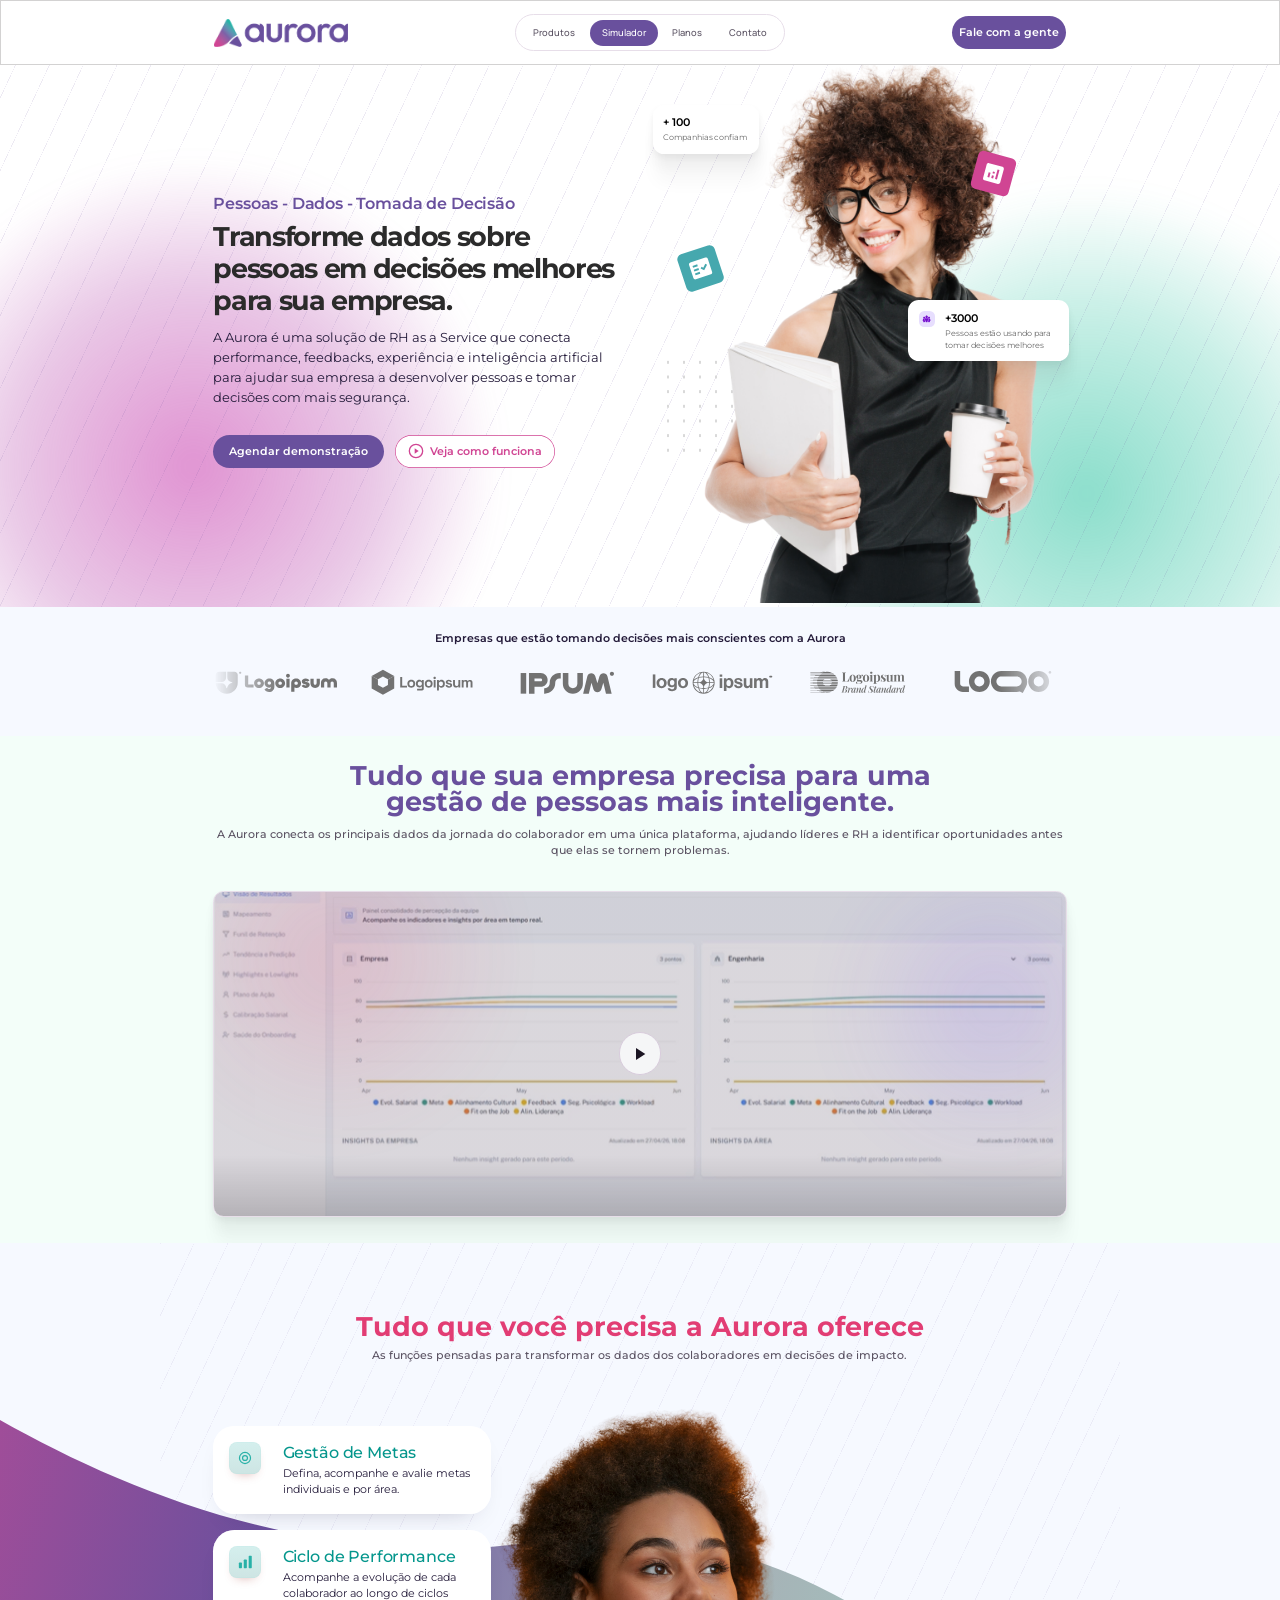
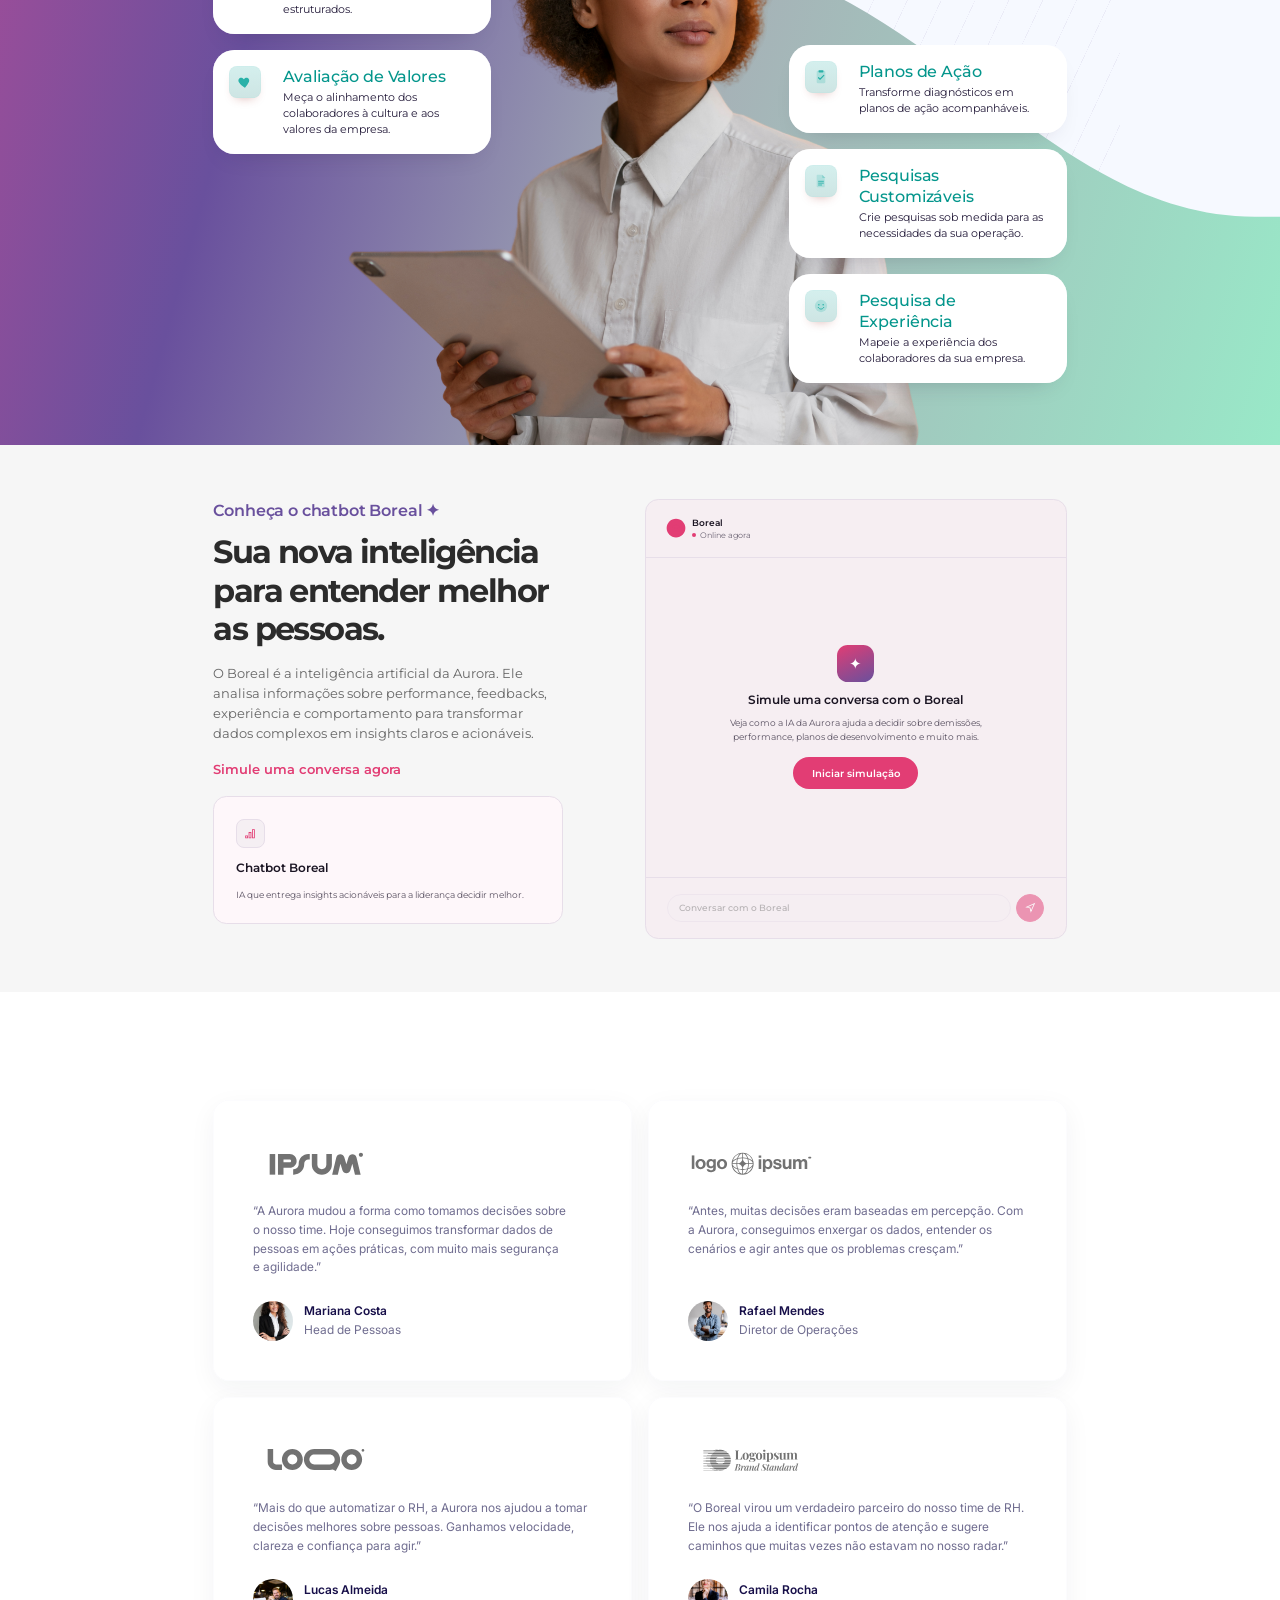
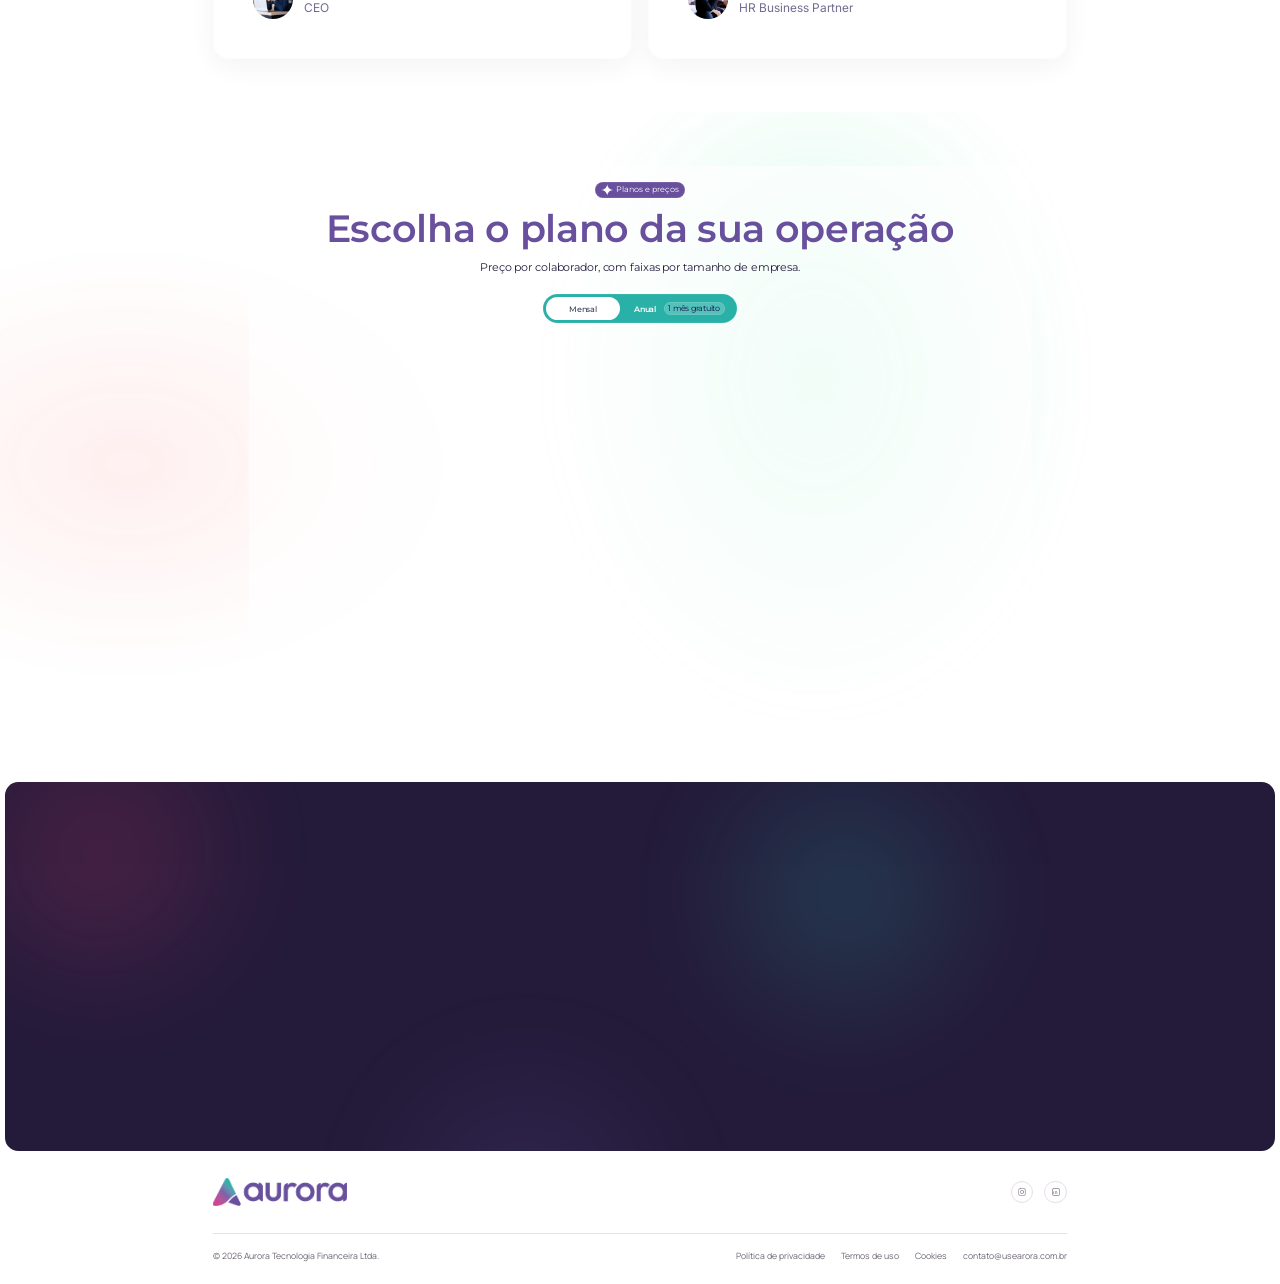
<file: index.html>
<!doctype html>
<html lang="pt-BR">
  <head>
    <meta charset="utf-8" />
    <meta name="viewport" content="width=device-width, initial-scale=1" />
    <title>Aurora — RH as a Service</title>
    <link rel="preconnect" href="https://fonts.googleapis.com" />
    <link
      rel="preconnect"
      href="https://fonts.gstatic.com"
      crossorigin="anonymous"
    />
    <link
      href="https://fonts.googleapis.com/css2?family=Montserrat:wght@400;500;600;700&family=Manrope:wght@400;500;700&family=Inter:wght@400;600&display=swap"
      rel="stylesheet"
    />
    <link
      rel="shortcut icon"
      href="assets/Aurora - Símbolo colorido.png"
      type="image/x-icon"
    />
    <link rel="stylesheet" href="style.css" />
  </head>

  <body>
    <a class="skip-link" href="#main-content"
      >Pular para o conteúdo principal</a
    >

    <div class="page" data-r="root" id="root">
      <header class="header" data-r="hdr">
        <div class="header-bar">
          <a
            class="header-logo"
            data-r="hdr-logo"
            href="#top"
            data-nav
            aria-label="Aurora — voltar ao início"
          ></a>
          <button
            type="button"
            class="header-menu-toggle"
            id="header-menu-toggle"
            aria-expanded="false"
            aria-controls="header-nav-panel"
            aria-label="Abrir menu"
          >
            <span class="header-menu-bar"></span>
            <span class="header-menu-bar"></span>
            <span class="header-menu-bar"></span>
          </button>
        </div>
        <nav
          class="header-nav"
          data-r="hdr-nav"
          id="header-nav-panel"
          aria-label="Menu principal"
        >
          <a href="#produtos" data-nav class="nav-link nav-link-text"
            >Produtos</a
          >
          <a href="#boreal" data-nav class="nav-link nav-link-text"
            >Simulador</a
          >
          <a href="#planos" data-nav class="nav-link nav-link-text">Planos</a>
          <a href="#contato" data-nav class="nav-link nav-link-text">Contato</a>
        </nav>
        <a
          data-r="hdr-cta"
          href="#contato"
          data-nav
          class="btn-cta-hdr header-cta"
          >Fale com a gente</a
        >
      </header>

      <main id="main-content" tabindex="-1">
        <section class="hero" data-r="hero" id="top">
          <div class="hero-band" data-r="band">
            <div class="hero-decor" data-r="deco" aria-hidden="true">
              <div class="hero-decor-glow-magenta"></div>
              <div class="hero-decor-glow-teal"></div>
              <div class="hero-decor-lines"></div>
            </div>

            <div class="hero-copy" data-r="hero-copy">
              <div class="hero-copy-stack">
                <div class="hero-heading-group" data-reveal>
                  <span class="eyebrow-text" data-r="wrap"
                    >Pessoas - Dados - Tomada de Decisão</span
                  >
                  <h1 class="hero-title" data-r="h1">
                    Transforme dados sobre pessoas em decisões melhores para sua
                    empresa.
                  </h1>
                </div>
                <p class="hero-desc reveal-delay-1" data-reveal data-r="fw">
                  A Aurora é uma solução de RH as a Service que conecta
                  performance, feedbacks, experiência e inteligência artificial
                  para ajudar sua empresa a desenvolver pessoas e tomar decisões
                  com mais segurança.
                </p>
              </div>
              <div class="hero-cta-row reveal-delay-2" data-reveal>
                <a
                  href="#contato"
                  data-nav
                  class="btn-cta-hero hero-cta-primary"
                  >Agendar demonstração</a
                >
                <a
                  href="#demo"
                  data-nav
                  class="btn-outline-pink hero-cta-secondary"
                >
                  <svg
                    class="no-shrink"
                    aria-hidden="true"
                    focusable="false"
                    width="24"
                    height="24"
                    viewBox="0 0 24 24"
                    fill="none"
                    stroke="rgb(208,69,147)"
                    stroke-width="2"
                    stroke-linecap="round"
                    stroke-linejoin="round"
                  >
                    <circle cx="12" cy="12" r="10"></circle>
                    <polygon
                      points="10 8 16 12 10 16 10 8"
                      fill="rgb(208,69,147)"
                      stroke="none"
                    ></polygon>
                  </svg>
                  Veja como funciona
                </a>
              </div>
            </div>

            <div class="hero-art reveal-delay-3" data-reveal data-r="hero-art">
              <div class="hero-art-dots-a"></div>
              <div class="hero-art-dots-b"></div>
              <div class="hero-art-photo"></div>
              <div class="hero-art-card-companies">
                <div class="col-start">
                  <span class="stat-number">+ 100</span>
                  <span class="stat-label">Companhias confiam</span>
                </div>
              </div>
              <div class="hero-art-chip-teal">
                <span
                  data-icon="ic-fact-check"
                  data-icon-color="rgb(255,255,255)"
                ></span>
              </div>
              <div class="hero-art-chip-pink">
                <span
                  data-icon="ic-analytics"
                  data-icon-color="rgb(255,255,255)"
                ></span>
              </div>
              <div class="hero-art-card-people">
                <div class="icon-box-purple">
                  <span
                    data-icon="ic-people"
                    data-icon-color="rgb(116,12,206)"
                  ></span>
                </div>
                <div class="col-start">
                  <span class="stat-number">+3000</span>
                  <span class="stat-caption"
                    >Pessoas estão usando para tomar decisões melhores</span
                  >
                </div>
              </div>
            </div>
          </div>
        </section>

        <section class="logos" data-r="logos">
          <span class="logos-label" data-r="wrap"
            >Empresas que estão tomando decisões mais conscientes com a
            Aurora</span
          >
          <div class="logos-mask">
            <div class="logos-track">
              <div class="logos-item">
                <span
                  data-icon="logo5"
                  data-icon-color="rgb(114,114,114)"
                ></span>
              </div>
              <div class="logos-item">
                <span
                  data-icon="logo6"
                  data-icon-color="rgb(114,114,114)"
                ></span>
              </div>
              <div class="logos-item">
                <span
                  data-icon="logo4"
                  data-icon-color="rgb(114,114,114)"
                ></span>
              </div>
              <div class="logos-item">
                <span
                  data-icon="logo3"
                  data-icon-color="rgb(114,114,114)"
                ></span>
              </div>
              <div class="logos-item">
                <span
                  data-icon="logo2"
                  data-icon-color="rgb(114,114,114)"
                ></span>
              </div>
              <div class="logos-item">
                <span
                  data-icon="logo1"
                  data-icon-color="rgb(114,114,114)"
                ></span>
              </div>
              <div class="logos-item">
                <span
                  data-icon="logo5"
                  data-icon-color="rgb(114,114,114)"
                ></span>
              </div>
              <div class="logos-item">
                <span
                  data-icon="logo6"
                  data-icon-color="rgb(114,114,114)"
                ></span>
              </div>
              <div class="logos-item">
                <span
                  data-icon="logo4"
                  data-icon-color="rgb(114,114,114)"
                ></span>
              </div>
              <div class="logos-item">
                <span
                  data-icon="logo3"
                  data-icon-color="rgb(114,114,114)"
                ></span>
              </div>
              <div class="logos-item">
                <span
                  data-icon="logo2"
                  data-icon-color="rgb(114,114,114)"
                ></span>
              </div>
              <div class="logos-item">
                <span
                  data-icon="logo1"
                  data-icon-color="rgb(114,114,114)"
                ></span>
              </div>
            </div>
          </div>
        </section>

        <section class="demo" data-r="demo" id="demo">
          <div class="demo-head" data-reveal>
            <h2 class="demo-title" data-r="h2">
              Tudo que sua empresa precisa para uma gestão de pessoas mais
              inteligente.
            </h2>
            <p class="demo-desc">
              A Aurora conecta os principais dados da jornada do colaborador em
              uma única plataforma, ajudando líderes e RH a identificar
              oportunidades antes que elas se tornem problemas.
            </p>
          </div>
          <div
            class="demo-frame-box reveal-delay-1"
            data-reveal
            data-r="demo-frame"
          >
            <div class="demo-frame-glow">
              <div class="demo-glow-pink"></div>
              <div class="demo-glow-purple"></div>
            </div>
            <button
              type="button"
              class="play-btn js-open-video demo-play-btn"
              aria-label="Assistir demonstração de 2 minutos"
            >
              <svg
                class="play-icon-offset"
                aria-hidden="true"
                focusable="false"
                width="14"
                height="18"
                viewBox="0 0 10.083 12.833"
                fill="rgb(27,21,35)"
              >
                <path d="M 0 0 L 0 12.833 L 10.083 6.417 L 0 0 Z"></path>
              </svg>
            </button>
          </div>
        </section>

        <section class="features" data-r="feat" id="produtos">
          <div class="features-band" data-r="band">
            <div
              class="features-decor-lines"
              data-r="deco"
              aria-hidden="true"
            ></div>
            <div class="features-head" data-r="feat-head" data-reveal>
              <h2 class="features-title" data-r="h2">
                Tudo que você precisa a Aurora oferece
              </h2>
              <p class="features-desc" data-r="wrap">
                As funções pensadas para transformar os dados dos colaboradores
                em decisões de impacto.
              </p>
            </div>
            <svg
              class="features-decor-blob"
              data-r="deco"
              aria-hidden="true"
              width="1604"
              height="1054"
              viewBox="0 0 1604 1054"
            >
              <defs>
                <linearGradient id="auroraBlob" x1="0" y1="0" x2="1" y2="0.18">
                  <stop offset="-0.0226" stop-color="rgb(200,75,150)"></stop>
                  <stop offset="0.2912" stop-color="rgb(105,80,157)"></stop>
                  <stop offset="0.5581" stop-color="rgb(166,178,183)"></stop>
                  <stop offset="0.9392" stop-color="rgb(152,236,201)"></stop>
                </linearGradient>
              </defs>
              <path
                fill="url(#auroraBlob)"
                d="M 24.38 0 C 24.38 0 322.34 261.629 655.16 215.081 C 987.98 168.533 1090.595 463.075 1311.436 463.075 C 1532.276 463.075 1506.479 469.258 1506.479 469.258 L 1604 934.566 C 1604 934.566 1567.948 941.113 1289.842 1034.724 C 1011.736 1128.335 689.17 850.573 448.485 850.573 C 207.8 850.573 0 1012.031 0 1012.031 L 24.38 0 Z"
              ></path>
            </svg>
            <div
              class="features-decor-photo"
              data-r="deco"
              aria-hidden="true"
            ></div>

            <div
              class="features-col-left"
              data-r="feat-col"
              data-reveal-stagger
            >
              <div class="feat-card feature-card" data-reveal>
                <div class="feature-card-icon-wrap">
                  <span
                    data-icon="ic-target"
                    data-icon-color="rgb(41,177,168)"
                  ></span>
                </div>
                <div class="feature-card-text">
                  <span class="feature-card-title">Gestão de Metas</span>
                  <span class="feature-card-body"
                    >Defina, acompanhe e avalie metas individuais e por
                    área.</span
                  >
                </div>
              </div>
              <div class="feat-card feature-card" data-reveal>
                <div class="feature-card-icon-wrap">
                  <span
                    data-icon="ic-bar-chart"
                    data-icon-color="rgb(41,177,168)"
                  ></span>
                </div>
                <div class="feature-card-text">
                  <span class="feature-card-title">Ciclo de Performance</span>
                  <span class="feature-card-body"
                    >Acompanhe a evolução de cada colaborador ao longo de ciclos
                    estruturados.</span
                  >
                </div>
              </div>
              <div class="feat-card feature-card" data-reveal>
                <div class="feature-card-icon-wrap">
                  <span
                    data-icon="ic-heart"
                    data-icon-color="rgb(41,177,168)"
                  ></span>
                </div>
                <div class="feature-card-text">
                  <span class="feature-card-title">Avaliação de Valores</span>
                  <span class="feature-card-body"
                    >Meça o alinhamento dos colaboradores à cultura e aos
                    valores da empresa.</span
                  >
                </div>
              </div>
            </div>

            <div
              class="features-col-right"
              data-r="feat-col"
              data-reveal-stagger
            >
              <div class="feat-card feature-card" data-reveal>
                <div class="feature-card-icon-wrap">
                  <span
                    data-icon="ic-clipboard-check"
                    data-icon-color="rgb(41,177,168)"
                  ></span>
                </div>
                <div class="feature-card-text">
                  <span class="feature-card-title">Planos de Ação</span>
                  <span class="feature-card-body"
                    >Transforme diagnósticos em planos de ação
                    acompanháveis.</span
                  >
                </div>
              </div>
              <div class="feat-card feature-card" data-reveal>
                <div class="feature-card-icon-wrap">
                  <span
                    data-icon="ic-survey"
                    data-icon-color="rgb(41,177,168)"
                  ></span>
                </div>
                <div class="feature-card-text">
                  <span class="feature-card-title"
                    >Pesquisas Customizáveis</span
                  >
                  <span class="feature-card-body"
                    >Crie pesquisas sob medida para as necessidades da sua
                    operação.</span
                  >
                </div>
              </div>
              <div class="feat-card feature-card" data-reveal>
                <div class="feature-card-icon-wrap">
                  <span
                    data-icon="ic-smiley"
                    data-icon-color="rgb(41,177,168)"
                  ></span>
                </div>
                <div class="feature-card-text">
                  <span class="feature-card-title"
                    >Pesquisa de Experiência</span
                  >
                  <span class="feature-card-body"
                    >Mapeie a experiência dos colaboradores da sua
                    empresa.</span
                  >
                </div>
              </div>
            </div>
          </div>
        </section>

        <section class="boreal" data-r="boreal" id="boreal">
          <div class="boreal-col" data-r="col-fw">
            <div class="boreal-text-stack" data-reveal>
              <div class="hero-copy-stack">
                <span class="eyebrow-text" data-r="wrap"
                  >Conheça o chatbot Boreal ✦</span
                >
                <h2 class="boreal-title" data-r="h2">
                  Sua nova inteligência para entender melhor as pessoas.
                </h2>
              </div>
              <p class="boreal-desc" data-r="fw">
                O Boreal é a inteligência artificial da Aurora. Ele analisa
                informações sobre performance, feedbacks, experiência e
                comportamento para transformar dados complexos em insights
                claros e acionáveis.
              </p>
              <span class="boreal-cta-label">Simule uma conversa agora</span>
            </div>
            <article class="boreal-mini-card reveal-delay-1" data-reveal>
              <div class="boreal-mini-card-icon">
                <span
                  data-icon="ic-spark"
                  data-icon-color="rgb(226,61,116)"
                ></span>
              </div>
              <span class="boreal-mini-card-title">Chatbot Boreal</span>
              <span class="boreal-mini-card-desc"
                >IA que entrega insights acionáveis para a liderança decidir
                melhor.</span
              >
            </article>
          </div>

          <div class="chat-widget reveal-delay-2" data-reveal data-r="chat">
            <div class="chat-header">
              <span
                data-icon="icon-robot"
                data-icon-color="rgb(226,61,116)"
                data-icon-fills="rgb(226,61,116),rgb(255,255,255)"
              ></span>
              <div class="col-start">
                <span class="chat-header-name">Boreal</span>
                <div class="chat-header-status">
                  <span class="chat-status-dot"></span>
                  <span class="chat-status-text">Online agora</span>
                </div>
              </div>
            </div>

            <div
              class="chat-messages"
              id="chat-body"
              role="log"
              aria-live="polite"
              aria-relevant="additions"
              aria-label="Conversa com o assistente Boreal"
            >
              <div class="chat-start-overlay" id="chat-start-overlay">
                <div class="chat-start-icon">✦</div>
                <p class="chat-start-title">Simule uma conversa com o Boreal</p>
                <p class="chat-start-desc">
                  Veja como a IA da Aurora ajuda a decidir sobre demissões,
                  performance, planos de desenvolvimento e muito mais.
                </p>
                <button
                  type="button"
                  class="btn-cta-pink chat-start-btn"
                  id="chat-start-btn"
                >
                  Iniciar simulação
                </button>
              </div>
              <div
                id="typing-indicator"
                class="hidden chat-typing"
                role="status"
              >
                <span class="chat-typing-dot-1" aria-hidden="true"></span>
                <span class="chat-typing-dot-2" aria-hidden="true"></span>
                <span class="chat-typing-dot-3" aria-hidden="true"></span>
                <span class="sr-only">Boreal está digitando…</span>
              </div>
            </div>

            <form class="chat-form-bar" id="chat-form">
              <input
                type="text"
                id="chat-input"
                class="input-focus-pink chat-input-field"
                placeholder="Conversar com o Boreal"
                aria-label="Conversar com o Boreal"
              />
              <button
                type="submit"
                class="send-btn chat-send-btn"
                aria-label="Enviar mensagem"
              >
                <span
                  data-icon="ic-send"
                  data-icon-color="rgb(255,255,255)"
                ></span>
              </button>
            </form>
          </div>
        </section>

        <section class="testimonials" data-r="tst">
          <h2 class="testimonials-title" data-r="h2" data-reveal>
            Veja o que estão falando da Aurora
          </h2>
          <div class="testimonials-grid" data-r="tst-grid" data-reveal-stagger>
            <div
              data-r="tst-card"
              class="tst-card testimonial-card"
              data-reveal
            >
              <div class="boreal-text-stack">
                <span
                  data-icon="logo4"
                  data-icon-color="rgb(114,114,114)"
                ></span>
                <p class="testimonial-quote">
                  “A Aurora mudou a forma como tomamos decisões sobre o nosso
                  time. Hoje conseguimos transformar dados de pessoas em ações
                  práticas, com muito mais segurança e agilidade.”
                </p>
              </div>
              <div class="hero-cta-row">
                <div class="testimonial-avatar-1"></div>
                <div class="testimonial-person">
                  <span class="testimonial-name" data-r="wrap"
                    >Mariana Costa</span
                  >
                  <span class="testimonial-role" data-r="wrap"
                    >Head de Pessoas</span
                  >
                </div>
              </div>
            </div>
            <div
              data-r="tst-card"
              class="tst-card testimonial-card"
              data-reveal
            >
              <div class="boreal-text-stack">
                <span
                  data-icon="logo3"
                  data-icon-color="rgb(114,114,114)"
                ></span>
                <p class="testimonial-quote">
                  “Antes, muitas decisões eram baseadas em percepção. Com a
                  Aurora, conseguimos enxergar os dados, entender os cenários e
                  agir antes que os problemas cresçam.”
                </p>
              </div>
              <div class="hero-cta-row">
                <div class="testimonial-avatar-2"></div>
                <div class="testimonial-person">
                  <span class="testimonial-name" data-r="wrap"
                    >Rafael Mendes</span
                  >
                  <span class="testimonial-role" data-r="wrap"
                    >Diretor de Operações</span
                  >
                </div>
              </div>
            </div>
            <div
              data-r="tst-card"
              class="tst-card testimonial-card"
              data-reveal
            >
              <div class="boreal-text-stack">
                <span
                  data-icon="logo1"
                  data-icon-color="rgb(114,114,114)"
                ></span>
                <p class="testimonial-quote">
                  “Mais do que automatizar o RH, a Aurora nos ajudou a tomar
                  decisões melhores sobre pessoas. Ganhamos velocidade, clareza
                  e confiança para agir.”
                </p>
              </div>
              <div class="hero-cta-row">
                <div class="testimonial-avatar-3"></div>
                <div class="testimonial-person">
                  <span class="testimonial-name" data-r="wrap"
                    >Lucas Almeida</span
                  >
                  <span class="testimonial-role" data-r="wrap">CEO</span>
                </div>
              </div>
            </div>
            <div
              data-r="tst-card"
              class="tst-card testimonial-card"
              data-reveal
            >
              <div class="boreal-text-stack">
                <span
                  data-icon="logo2"
                  data-icon-color="rgb(114,114,114)"
                ></span>
                <p class="testimonial-quote">
                  “O Boreal virou um verdadeiro parceiro do nosso time de RH.
                  Ele nos ajuda a identificar pontos de atenção e sugere
                  caminhos que muitas vezes não estavam no nosso radar.”
                </p>
              </div>
              <div class="hero-cta-row">
                <div class="testimonial-avatar-4"></div>
                <div class="testimonial-person">
                  <span class="testimonial-name" data-r="wrap"
                    >Camila Rocha</span
                  >
                  <span class="testimonial-role" data-r="wrap"
                    >HR Business Partner</span
                  >
                </div>
              </div>
            </div>
          </div>
        </section>

        <section class="plans" data-r="plan" id="planos">
          <div class="plans-decor" data-r="deco" aria-hidden="true">
            <div class="plans-decor-green"></div>
            <div class="plans-decor-red"></div>
          </div>
          <div class="plans-inner" data-r="plan-inner">
            <div class="plans-head" data-reveal>
              <div class="plans-badge">
                <svg
                  class="no-shrink"
                  aria-hidden="true"
                  focusable="false"
                  width="18.667"
                  height="17.778"
                  viewBox="0 0 28.444 28.444"
                  fill="rgb(255,255,255)"
                >
                  <path
                    d="M 14.222 0 C 14.437 7.764 20.68 14.008 28.444 14.222 C 20.68 14.437 14.437 20.68 14.222 28.444 C 14.008 20.68 7.764 14.437 0 14.222 C 7.764 14.008 14.008 7.764 14.222 0 Z"
                  ></path>
                </svg>
                <span class="plans-badge-text">Planos e preços</span>
              </div>
              <h2 class="plans-title" data-r="plan-h2">
                Escolha o plano da sua operação
              </h2>
              <p class="plans-desc">
                Preço por colaborador, com faixas por tamanho de empresa.
              </p>
              <div class="plans-toggle-track">
                <button class="plans-tab-mensal" type="button" id="tab-mensal">
                  Mensal
                </button>
                <button class="plans-tab-anual" type="button" id="tab-anual">
                  Anual
                  <span class="plans-tab-badge">1 mês gratuito</span>
                </button>
              </div>
            </div>

            <div class="plans-row" data-r="plan-row" data-reveal-stagger>
              <div class="plan-card-basic" data-reveal>
                <div class="plan-card-head">
                  <div class="plan-card-icon">
                    <svg
                      aria-hidden="true"
                      focusable="false"
                      width="28.444"
                      height="28.444"
                      viewBox="0 0 28.444 28.444"
                      fill="rgb(255,255,255)"
                    >
                      <path
                        d="M 14.222 0 C 14.437 7.764 20.68 14.008 28.444 14.222 C 20.68 14.437 14.437 20.68 14.222 28.444 C 14.008 20.68 7.764 14.437 0 14.222 C 7.764 14.008 14.008 7.764 14.222 0 Z"
                      ></path>
                    </svg>
                  </div>
                  <div class="plan-card-title-stack">
                    <span class="plan-card-name">Basico</span>
                    <div class="plan-card-price-row">
                      <span class="plan-card-price" id="price-basic"
                        >R$ 30,00</span
                      >
                      <span class="price-period plan-card-price-period"
                        >/por mês</span
                      >
                    </div>
                    <span class="plan-card-caption">Por colaborador</span>
                  </div>
                </div>
                <div class="plan-card-body">
                  <div class="plan-card-items">
                    <div class="plan-card-item">
                      <span
                        data-icon="ic-check-circle"
                        data-icon-color="rgb(119,50,255)"
                      ></span>
                      <span class="plan-card-item-text"
                        >Visão geral da empresa</span
                      >
                    </div>
                    <div class="plan-card-item">
                      <span
                        data-icon="ic-check-circle"
                        data-icon-color="rgb(119,50,255)"
                      ></span>
                      <span class="plan-card-item-text"
                        >Funil de contratação</span
                      >
                    </div>
                    <div class="plan-card-item">
                      <span
                        data-icon="ic-check-circle"
                        data-icon-color="rgb(119,50,255)"
                      ></span>
                      <span class="plan-card-item-text"
                        >Mapa de colaboradores</span
                      >
                    </div>
                    <div class="plan-card-item">
                      <span
                        data-icon="ic-check-circle"
                        data-icon-color="rgb(119,50,255)"
                      ></span>
                      <span class="plan-card-item-text"
                        >Lowlights e Highlights</span
                      >
                    </div>
                  </div>
                  <a
                    data-r="btn-fw"
                    href="#contato"
                    data-nav
                    class="btn-plan-dark plan-card-cta-basic"
                    >Começar agora</a
                  >
                </div>
              </div>

              <div class="plan-card-boreal-wrap" data-reveal>
                <span class="plan-card-boreal-badge">✦ Mais popular</span>
                <div class="plan-card-boreal">
                  <div class="plan-card-boreal-decor">
                    <svg
                      class="plan-card-boreal-decor-a"
                      aria-hidden="true"
                      focusable="false"
                      width="299.111"
                      height="299.111"
                      viewBox="0 0 299.111 299.111"
                    >
                      <defs>
                        <linearGradient
                          id="auroraPlanA"
                          x1="1"
                          y1="0"
                          x2="0"
                          y2="1"
                        >
                          <stop
                            offset="0.3551"
                            stop-color="rgb(8,124,116)"
                          ></stop>
                          <stop
                            offset="0.7652"
                            stop-color="rgb(140,149,255)"
                          ></stop>
                        </linearGradient>
                      </defs>
                      <path
                        fill="url(#auroraPlanA)"
                        d="M 209.333 299.111 L 0 113.333 L 0 0 L 172.444 0 L 299.111 299.111 L 209.333 299.111 Z"
                      ></path>
                    </svg>
                    <svg
                      class="plan-card-boreal-decor-b"
                      aria-hidden="true"
                      focusable="false"
                      width="243.556"
                      height="304.889"
                      viewBox="0 0 243.556 304.889"
                    >
                      <defs>
                        <linearGradient
                          id="auroraPlanB"
                          x1="0"
                          y1="1"
                          x2="0.88"
                          y2="0"
                        >
                          <stop
                            offset="0.4102"
                            stop-color="rgb(4,150,140)"
                          ></stop>
                          <stop
                            offset="0.8766"
                            stop-color="rgb(105,80,157)"
                          ></stop>
                        </linearGradient>
                      </defs>
                      <path
                        fill="url(#auroraPlanB)"
                        d="M 145.326 304.889 L 0 0 L 243.556 0 L 243.556 304.889 L 145.326 304.889 Z"
                      ></path>
                    </svg>
                  </div>
                  <div class="plan-card-boreal-head">
                    <div class="plan-card-boreal-icon">
                      <span
                        data-icon="ic-union"
                        data-icon-color="rgb(255,255,255)"
                      ></span>
                    </div>
                    <div class="plan-card-title-stack">
                      <span class="plan-card-boreal-name">Boreal</span>
                      <div class="plan-card-price-row">
                        <span class="plan-card-boreal-price" id="price-boreal"
                          >R$ 49,99</span
                        >
                        <span class="price-period plan-card-boreal-price-period"
                          >/por mês</span
                        >
                      </div>
                      <span class="plan-card-boreal-caption"
                        >Por colaborador</span
                      >
                    </div>
                  </div>
                  <div class="plan-card-boreal-body">
                    <div class="plan-card-items">
                      <div class="plan-card-item">
                        <span
                          data-icon="ic-check-circle"
                          data-icon-color="rgb(252,252,253)"
                        ></span>
                        <span class="plan-card-boreal-item-bold"
                          >Inteligência Artificial</span
                        >
                      </div>
                      <div class="plan-card-item">
                        <span
                          data-icon="ic-check-circle"
                          data-icon-color="rgb(252,252,253)"
                        ></span>
                        <span class="plan-card-boreal-item-text"
                          >Plano de Ação — Individual</span
                        >
                      </div>
                      <div class="plan-card-item">
                        <span
                          data-icon="ic-check-circle"
                          data-icon-color="rgb(252,252,253)"
                        ></span>
                        <span class="plan-card-boreal-item-text"
                          >Visão geral da empresa</span
                        >
                      </div>
                      <div class="plan-card-item">
                        <span
                          data-icon="ic-check-circle"
                          data-icon-color="rgb(252,252,253)"
                        ></span>
                        <span class="plan-card-boreal-item-text"
                          >Funil de contratação</span
                        >
                      </div>
                      <div class="plan-card-item">
                        <span
                          data-icon="ic-check-circle"
                          data-icon-color="rgb(252,252,253)"
                        ></span>
                        <span class="plan-card-boreal-item-text"
                          >Mapa de colaboradores</span
                        >
                      </div>
                      <div class="plan-card-item">
                        <span
                          data-icon="ic-check-circle"
                          data-icon-color="rgb(252,252,253)"
                        ></span>
                        <span class="plan-card-boreal-item-text"
                          >Lowlights e Highlights</span
                        >
                      </div>
                    </div>
                    <a
                      data-r="btn-fw"
                      href="#contato"
                      data-nav
                      class="btn-plan-light plan-card-cta-boreal"
                      >Assinar Boreal</a
                    >
                  </div>
                </div>
              </div>
            </div>
          </div>
        </section>

        <section class="contact" data-r="ct" id="contato">
          <div class="contact-decor" data-r="deco" aria-hidden="true">
            <div class="contact-decor-pink"></div>
            <div class="contact-decor-purple"></div>
            <div class="contact-decor-teal"></div>
          </div>
          <div class="contact-inner" data-r="fw">
            <div class="contact-head" data-reveal>
              <h2 class="contact-title" data-r="h2">
                Decisões melhores começam com uma visão mais completa sobre as
                pessoas.
              </h2>
              <p class="contact-desc">
                Conheça a Aurora e transforme a gestão de pessoas da sua
                empresa.
              </p>
            </div>
            <div
              class="contact-form-wrap reveal-delay-1"
              data-reveal
              data-r="ct-form"
            >
              <div
                class="contact-steps"
                data-r="ct-steps"
                role="list"
                aria-label="Etapas do formulário"
              >
                <button
                  type="button"
                  class="contact-step-item"
                  id="step-item-1"
                  role="listitem"
                >
                  <span
                    class="contact-step-badge"
                    id="step-badge-1"
                    aria-hidden="true"
                    >1</span
                  >
                  <span class="contact-step-label" id="step-label-1"
                    >Seus dados</span
                  >
                </button>
                <button
                  type="button"
                  class="contact-step-item"
                  id="step-item-2"
                  role="listitem"
                >
                  <span
                    class="contact-step-badge"
                    id="step-badge-2"
                    aria-hidden="true"
                    >2</span
                  >
                  <span class="contact-step-label" id="step-label-2"
                    >Contato</span
                  >
                </button>
                <button
                  type="button"
                  class="contact-step-item"
                  id="step-item-3"
                  role="listitem"
                >
                  <span
                    class="contact-step-badge"
                    id="step-badge-3"
                    aria-hidden="true"
                    >3</span
                  >
                  <span class="contact-step-label" id="step-label-3"
                    >Sua operação</span
                  >
                </button>
                <button
                  type="button"
                  class="contact-step-item"
                  id="step-item-4"
                  role="listitem"
                >
                  <span
                    class="contact-step-badge"
                    id="step-badge-4"
                    aria-hidden="true"
                    >4</span
                  >
                  <span class="contact-step-label" id="step-label-4"
                    >Agenda</span
                  >
                </button>
              </div>
              <form class="contact-form" id="contact-form">
                <div id="form-step-1" class="form-step-panel">
                  <div class="contact-form-row" data-r="ct-row">
                    <label class="contact-field" data-r="fw">
                      <span class="contact-field-label">Nome</span>
                      <input
                        type="text"
                        id="f-nome"
                        name="nome"
                        placeholder="Seu nome"
                        class="input-focus-pink contact-input"
                        data-r="fw"
                        required
                      />
                    </label>
                    <label class="contact-field-wide" data-r="fw">
                      <span class="contact-field-label">Empresa</span>
                      <input
                        type="text"
                        id="f-empresa"
                        name="empresa"
                        placeholder="Nome da empresa"
                        class="input-focus-pink contact-input"
                        data-r="fw"
                        required
                      />
                    </label>
                  </div>
                </div>
                <div id="form-step-2" class="hidden form-step-panel">
                  <div class="contact-form-row" data-r="ct-row">
                    <label class="contact-field" data-r="fw">
                      <span class="contact-field-label">E-mail</span>
                      <input
                        type="email"
                        id="f-email"
                        name="email"
                        placeholder="voce@empresa.com.br"
                        class="input-focus-pink contact-input"
                        data-r="fw"
                        required
                      />
                    </label>
                    <label class="contact-field-wide-2" data-r="fw">
                      <span class="contact-field-label">Telefone</span>
                      <input
                        type="tel"
                        id="f-telefone"
                        name="telefone"
                        placeholder="(11) 90000-0000"
                        class="input-focus-pink contact-input"
                        data-r="fw"
                      />
                    </label>
                  </div>
                </div>
                <div id="form-step-3" class="hidden form-step-panel">
                  <div class="contact-step3-stack">
                    <label class="contact-field-simple">
                      <span class="contact-field-label"
                        >Quantidade de colaboradores</span
                      >
                      <select
                        class="contact-select"
                        id="f-colaboradores"
                        name="colaboradores"
                        required
                      >
                        <option value="">Selecione uma faixa</option>
                        <option value="1-50">1 a 50</option>
                        <option value="51-200">51 a 200</option>
                        <option value="201-500">201 a 500</option>
                        <option value="501-1000">501 a 1.000</option>
                        <option value="1000+">Mais de 1.000</option>
                      </select>
                    </label>
                    <label class="contact-field-simple">
                      <span class="contact-field-label">Mensagem</span>
                      <textarea
                        id="f-mensagem"
                        name="mensagem"
                        placeholder="Escreva sua mensagem"
                        class="input-focus-pink contact-textarea"
                      ></textarea>
                    </label>
                  </div>
                </div>
                <div id="form-step-4" class="hidden form-step-panel">
                  <div class="schedule-card">
                    <div class="schedule-card-head">
                      <span class="schedule-card-title"
                        >Agende sua reunião</span
                      >
                      <span class="schedule-card-meta"
                        >30 min · Google Meet</span
                      >
                    </div>
                    <div class="schedule-columns" data-r="cal-cols">
                      <div class="calendar-box" data-r="fw">
                        <div class="schedule-card-head">
                          <button
                            type="button"
                            id="cal-prev"
                            class="cal-nav-btn calendar-nav-prev"
                            aria-label="Mês anterior"
                          >
                            ‹
                          </button>
                          <span
                            class="calendar-month-label"
                            id="cal-month"
                            aria-live="polite"
                          ></span>
                          <button
                            type="button"
                            id="cal-next"
                            class="cal-nav-btn calendar-nav-next"
                            aria-label="Próximo mês"
                          >
                            ›
                          </button>
                        </div>
                        <div class="calendar-grid-7" role="row">
                          <span class="calendar-weekday" aria-label="domingo"
                            >D</span
                          >
                          <span
                            class="calendar-weekday"
                            aria-label="segunda-feira"
                            >S</span
                          >
                          <span
                            class="calendar-weekday"
                            aria-label="terça-feira"
                            >T</span
                          >
                          <span
                            class="calendar-weekday"
                            aria-label="quarta-feira"
                            >Q</span
                          >
                          <span
                            class="calendar-weekday"
                            aria-label="quinta-feira"
                            >Q</span
                          >
                          <span
                            class="calendar-weekday"
                            aria-label="sexta-feira"
                            >S</span
                          >
                          <span class="calendar-weekday" aria-label="sábado"
                            >S</span
                          >
                        </div>
                        <div
                          class="calendar-grid-7"
                          id="cal-days"
                          role="grid"
                          aria-label="Dias do mês"
                        ></div>
                      </div>
                      <div class="calendar-box" data-r="fw">
                        <span class="calendar-slots-label" id="cal-slots-label"
                          >Horários disponíveis</span
                        >
                        <div
                          class="calendar-slots-grid"
                          id="cal-slots"
                          role="group"
                          aria-labelledby="cal-slots-label"
                        ></div>
                      </div>
                    </div>
                    <span
                      class="calendar-summary"
                      id="cal-summary"
                      role="status"
                      aria-live="polite"
                    ></span>
                  </div>
                </div>
                <div class="contact-actions">
                  <button
                    type="button"
                    id="btn-back"
                    class="btn-outline-white hidden contact-btn-back"
                  >
                    Voltar
                  </button>
                  <button
                    type="button"
                    id="btn-next"
                    class="btn-cta-pink contact-btn-primary"
                  >
                    Continuar
                  </button>
                  <button
                    type="submit"
                    id="btn-submit"
                    class="btn-cta-pink hidden contact-btn-primary"
                  >
                    Enviar mensagem
                  </button>
                </div>
                <div
                  class="contact-form-msg"
                  id="form-msg"
                  role="status"
                  aria-live="polite"
                ></div>
              </form>
            </div>
          </div>
        </section>
      </main>

      <footer class="footer" data-r="ftr">
        <div class="footer-row-top" data-r="ftr-row">
          <a
            class="footer-logo"
            href="#top"
            data-nav
            aria-label="Aurora — voltar ao início"
          ></a>
          <div class="hero-cta-row">
            <a
              href="https://www.instagram.com/auroraprotagonize/"
              aria-label="Aurora no Instagram"
              target="_blank"
              class="social-icon social-icon-circle"
            >
              <svg
                class="icon-block"
                aria-hidden="true"
                focusable="false"
                width="12"
                height="12"
                viewBox="0 0 12 12"
                fill="none"
                stroke="rgb(132,123,140)"
                stroke-width="1"
                stroke-linecap="round"
                stroke-linejoin="round"
              >
                <rect
                  x="0.6"
                  y="0.6"
                  width="10.8"
                  height="10.8"
                  rx="3.2"
                ></rect>
                <circle cx="6" cy="6" r="2.55"></circle>
                <circle
                  cx="9.05"
                  cy="2.95"
                  r="0.55"
                  fill="rgb(132,123,140)"
                  stroke="none"
                ></circle>
              </svg>
            </a>
            <a
              href="https://www.linkedin.com/company/aurorapro/"
              target="_blank"
              aria-label="Aurora no LinkedIn"
              class="social-icon social-icon-circle-relative"
            >
              <span
                class="social-li-icon-a"
                data-icon="ic-li-a"
                data-icon-color="rgb(132,123,140)"
              ></span>
              <span
                class="social-li-icon-b"
                data-icon="ic-li-b"
                data-icon-color="rgb(132,123,140)"
              ></span>
            </a>
          </div>
        </div>
        <div class="footer-row-bottom" data-r="ftr-row">
          <span class="footer-copyright"
            >© 2026 Aurora Tecnologia Financeira Ltda.</span
          >
          <div class="footer-legal" data-r="ftr-legal">
            <a href="#" class="nav-link footer-copyright"
              >Política de privacidade</a
            >
            <a href="#" class="nav-link footer-copyright">Termos de uso</a>
            <a href="#" class="nav-link footer-copyright">Cookies</a>
            <a
              href="mailto:contato@usearora.com.br"
              class="nav-link footer-copyright"
              >contato@usearora.com.br</a
            >
          </div>
        </div>
      </footer>
    </div>

    <div id="video-modal" class="hidden video-modal-overlay">
      <div
        class="video-modal-box"
        role="dialog"
        aria-modal="true"
        aria-labelledby="video-modal-title"
      >
        <div class="video-modal-tint" aria-hidden="true"></div>
        <div class="video-modal-text">
          <div class="video-modal-title" id="video-modal-title">
            Demonstração de 2 minutos
          </div>
          <div class="video-modal-subtitle">
            O vídeo entra aqui quando você enviar o arquivo.
          </div>
        </div>
        <button
          type="button"
          class="js-close-video video-modal-close"
          aria-label="Fechar vídeo"
        >
          ×
        </button>
      </div>
    </div>

    <script src="script.js"></script>
  </body>
</html>
</file>
<file: style.css>
:root {
  --ease-out: cubic-bezier(0.23, 1, 0.32, 1);
  --ease-in-out: cubic-bezier(0.77, 0, 0.175, 1);
}

* {
  box-sizing: border-box;
}

html {
  scroll-behavior: smooth;
}

body {
  margin: 0;
  background: #EFEFF3;
  -webkit-font-smoothing: antialiased;
}

a {
  color: #E23D74;
  text-decoration: none;
}

input,
textarea,
select,
button {
  font: inherit;
}

::placeholder {
  color: #757575;
}

@keyframes auroraMarquee {
  from {
    transform: translateX(0);
  }

  to {
    transform: translateX(-50%);
  }
}

@keyframes auroraBlink {

  0%,
  100% {
    opacity: 1;
  }

  50% {
    opacity: .25;
  }
}

@keyframes auroraFloat {

  0%,
  100% {
    transform: translateY(0);
  }

  50% {
    transform: translateY(-10px);
  }
}

@keyframes auroraFadeIn {
  from {
    opacity: 0;
    transform: translateY(8px);
  }

  to {
    opacity: 1;
    transform: none;
  }
}

/* Hero background decoration — brand-colored blobs and ribbons drifting
   independently, plus a slow hue shift on the whole layer so it never
   looks perfectly static. */
@keyframes auroraHueShift {

  0%,
  100% {
    filter: hue-rotate(0deg);
  }

  50% {
    filter: hue-rotate(20deg);
  }
}

@keyframes auroraDriftA {

  0%,
  100% {
    transform: translate(0, 0) scale(1);
    opacity: .55;
  }

  50% {
    transform: translate(60px, -50px) scale(1.15);
    opacity: .85;
  }
}

@keyframes auroraDriftB {

  0%,
  100% {
    transform: translate(0, 0) scale(1);
    opacity: .4;
  }

  50% {
    transform: translate(-55px, 40px) scale(.9);
    opacity: .68;
  }
}

/* Interactive states (converted from the design-canvas style-hover / style-focus attributes) */
.hidden {
  display: none !important;
}

.input-focus-pink:focus {
  border-color: rgb(226, 61, 116);
}

/* Hover-only motion, gated so a tap on touch screens can't leave a hover
   state "stuck" (:hover has no concept of "off" without a real pointer) */
@media (hover: hover) and (pointer: fine) {
  a:hover {
    color: #D04593;
  }

  .nav-link:hover {
    color: rgb(105, 80, 157) !important;
  }

  .nav-link-text:hover {
    background: rgba(105, 80, 157, .12);
  }

  .nav-link-text.is-active:hover {
    background: rgb(105, 80, 157);
  }

  .btn-cta-hdr:hover {
    transform: translateY(-1px);
    box-shadow: 0 10px 24px -12px rgba(105, 80, 157, .8);
    color: rgb(255, 255, 255);
  }

  .btn-cta-hero:hover {
    transform: translateY(-1px);
    box-shadow: 0 12px 28px -14px rgba(105, 80, 157, .9);
    color: rgb(255, 255, 255);
  }

  .btn-outline-pink:hover {
    background: rgb(254, 247, 250);
  }

  .play-btn:hover {
    transform: scale(1.08);
  }

  .feat-card:hover {
    transform: translateY(-3px);
    box-shadow: inset 0 0 0 1px rgba(255, 255, 255, 0.5), 0 24px 48px -26px rgba(36, 27, 58, .4);
  }

  .tst-card:hover {
    transform: translateY(-3px);
    box-shadow: inset 0 0 0 1px rgb(251, 251, 254), 0 20px 52px 0 rgba(25, 33, 61, 0.09);
  }

  .btn-plan-dark:hover {
    transform: translateY(-1px);
    color: rgb(255, 255, 255);
  }

  .btn-plan-light:hover {
    transform: translateY(-1px);
    color: rgb(105, 80, 157);
  }

  .quick-reply:hover {
    background: rgb(231, 222, 233);
  }

  .send-btn:hover {
    transform: scale(1.06);
  }

  .cal-nav-btn:hover:not(:disabled) {
    border-color: rgb(105, 80, 157);
  }

  .btn-outline-white:hover {
    background: rgba(255, 255, 255, 0.08);
  }

  .btn-cta-pink:hover {
    transform: translateY(-1px);
  }

  .social-icon:hover {
    border-color: rgb(105, 80, 157);
  }

  .cal-day:not(:disabled):hover {
    background: rgba(226, 61, 116, 0.12);
  }

  .cal-slot:not(:disabled):hover {
    border-color: rgb(105, 80, 157);
  }
}

/* Scroll reveal — headings, cards and the hero fade + rise into place once;
   IntersectionObserver adds .is-visible and stops watching (see script.js) */
[data-reveal] {
  opacity: 0;
  transform: translateY(24px);
  transition: opacity 650ms var(--ease-out), transform 650ms var(--ease-out);
}

[data-reveal].is-visible {
  opacity: 1;
  transform: none;
}

.reveal-delay-1 {
  transition-delay: 90ms;
}

.reveal-delay-2 {
  transition-delay: 180ms;
}

.reveal-delay-3 {
  transition-delay: 270ms;
}

/* Card grids: each direct child steps in ~70ms after the previous one */
[data-reveal-stagger]>*:nth-child(1) {
  transition-delay: 0ms;
}

[data-reveal-stagger]>*:nth-child(2) {
  transition-delay: 70ms;
}

[data-reveal-stagger]>*:nth-child(3) {
  transition-delay: 140ms;
}

[data-reveal-stagger]>*:nth-child(4) {
  transition-delay: 210ms;
}

[data-reveal-stagger]>*:nth-child(5) {
  transition-delay: 280ms;
}

[data-reveal-stagger]>*:nth-child(6) {
  transition-delay: 350ms;
}

/* Header gains a shadow once the page has scrolled past the top (see script.js) */
.header {
  transition: box-shadow 200ms ease;
}

.header.is-scrolled {
  box-shadow: 0 12px 24px -18px rgba(36, 27, 58, .45);
}

/* Contact form steps: fade + rise in on entry only (the outgoing step is
   removed instantly — animating both at once would need two panels
   overlapping mid-transition, which is more complexity than this earns) */
.form-step-panel {
  transition: opacity 220ms var(--ease-out), transform 220ms var(--ease-out);
}

@starting-style {
  .form-step-panel {
    opacity: 0;
    transform: translateY(10px);
  }
}

/* ---- Acessibilidade ---- */

/* Texto só para leitor de tela (não removido do DOM, apenas invisível na tela) */
.sr-only {
  position: absolute;
  width: 1px;
  height: 1px;
  padding: 0;
  margin: -1px;
  overflow: hidden;
  clip: rect(0, 0, 0, 0);
  white-space: nowrap;
  border: 0;
}

/* Link "pular para o conteúdo", só aparece quando recebe foco do teclado */
.skip-link {
  position: absolute;
  left: 8px;
  top: -60px;
  z-index: 100;
  background: rgb(105, 80, 157);
  color: rgb(255, 255, 255);
  padding: 12px 20px;
  border-radius: 8px;
  font-family: Montserrat, sans-serif;
  font-weight: 600;
  font-size: 14px;
  transition: top .15s ease;
}

.skip-link:focus {
  top: 8px;
}

/* O alvo do skip-link só precisa "receber" o foco para o leitor de tela
   pular a navegação; não precisamos de um contorno em volta da página toda */
#main-content:focus {
  outline: none;
}

/* Anel de foco visível para navegação por teclado (mouse não dispara :focus-visible) */
:focus-visible {
  outline: 2px solid rgb(226, 61, 116);
  outline-offset: 2px;
}

.chat-input-field:focus-visible,
.contact-input:focus-visible,
.contact-select:focus-visible,
.contact-textarea:focus-visible {
  outline: 2px solid rgb(226, 61, 116);
  outline-offset: 1px;
}

/* Reset de botão para os itens de etapa do formulário (agora <button>, não <div>) */
.contact-step-item {
  appearance: none;
  -webkit-appearance: none;
  background: none;
  border: 0;
  padding: 0;
  margin: 0;
  font: inherit;
  cursor: pointer;
  text-align: left;
}

.contact-step-item:focus-visible {
  outline: 2px solid rgb(226, 61, 116);
  outline-offset: 4px;
  border-radius: 4px;
}

.contact-step-item[aria-disabled="true"] {
  cursor: default;
}

/* Respeita a preferência do sistema por menos movimento */
/* @media (prefers-reduced-motion: reduce) {
  *, *::before, *::after {
    animation-duration: .001ms !important;
    animation-iteration-count: 1 !important;
    transition-duration: .001ms !important;
  }
  html { scroll-behavior: auto !important; }
} */

@media (max-width: 1279px) {
  [data-r="root"] {
    width: 100% !important;
    max-width: 100% !important;
    transform: none !important;
    margin-bottom: 0 !important;
  }

  [data-r="deco"] {
    display: none !important;
  }

  [data-r="fw"] {
    width: 100% !important;
    max-width: 100% !important;
    /* height: auto !important; */
  }

  [data-r="col-fw"] {
    width: 100% !important;
    flex-shrink: 1 !important;
  }

  [data-r="btn-fw"] {
    width: 100% !important;
  }

  [data-r="wrap"] {
    white-space: normal !important;
  }

  [data-r="h1"] {
    font-size: 30px !important;
  }

  [data-r="h2"] {
    width: 100% !important;
    font-size: 27px !important;
    line-height: 1.2 !important;
  }

  [data-r="hdr"] {
    height: auto !important;
    flex-direction: column !important;
    align-items: stretch !important;
    gap: 0 !important;
    padding: 14px 20px !important;
  }

  .header-bar {
    display: flex !important;
    justify-content: space-between !important;
    align-items: center !important;
    width: 100% !important;
  }

  [data-r="hdr-logo"] {
    width: 150px !important;
    height: 32px !important;
  }

  .header-menu-toggle {
    display: flex !important;
    flex-direction: column;
    justify-content: center;
    align-items: center;
    gap: 5px;
    width: 40px;
    height: 40px;
    border-radius: 10px;
    border: 1px solid rgb(231, 222, 233);
    background: rgb(255, 255, 255);
    cursor: pointer;
    flex-shrink: 0;
  }

  .header-menu-bar {
    width: 18px;
    height: 2px;
    border-radius: 2px;
    background: rgb(36, 27, 58);
    transition: transform .2s ease, opacity .2s ease;
  }

  .header-menu-toggle[aria-expanded="true"] .header-menu-bar:nth-child(1) {
    transform: translateY(7px) rotate(45deg);
  }

  .header-menu-toggle[aria-expanded="true"] .header-menu-bar:nth-child(2) {
    opacity: 0;
  }

  .header-menu-toggle[aria-expanded="true"] .header-menu-bar:nth-child(3) {
    transform: translateY(-7px) rotate(-45deg);
  }

  /* Hidden by default; .is-open (toggled in script.js) reveals it as a
     full-width dropdown instead of the old horizontally-scrolling pill row,
     which hid "Contato" off-screen with no hint that it was swipeable. */
  [data-r="hdr-nav"] {
    display: none !important;
    flex-direction: column !important;
    align-items: stretch !important;
    width: 100% !important;
    height: auto !important;
    gap: 4px !important;
    padding: 12px 4px 4px !important;
    background: none !important;
    border: none !important;
    backdrop-filter: none !important;
  }

  [data-r="hdr-nav"].is-open {
    display: flex !important;
  }

  [data-r="hdr-nav"] .nav-link-text {
    width: 100% !important;
    padding: 12px 16px !important;
    text-align: left !important;
  }

  /* The CTA moves out of the compact bar and appears as the last item of
     the open dropdown, right below the nav links. */
  [data-r="hdr-cta"] {
    display: none !important;
  }

  [data-r="hdr-nav"].is-open~[data-r="hdr-cta"] {
    display: flex !important;
    width: 100% !important;
    height: 46px !important;
    margin-top: 8px !important;
  }

  [data-r="band"] {
    width: 100% !important;
    height: auto !important;
    margin: 0 !important;
  }

  [data-r="hero"] {
    height: auto !important;
    padding: 36px 20px 0 !important;
  }

  [data-r="hero-copy"] {
    position: static !important;
    width: 100% !important;
    gap: 28px !important;
    align-items: center !important;
    text-align: center !important;
  }

  [data-r="hero-copy"]>div>div {
    align-items: center !important;
  }

  [data-r="hero-copy"]>div:last-child {
    flex-wrap: wrap !important;
    justify-content: center !important;
  }

  [data-r="hero-art"] {
    position: relative !important;
    left: auto !important;
    top: auto !important;
    width: 615px !important;
    transform: scale(.5) !important;
    transform-origin: top center !important;
    margin: 8px auto -287px !important;
  }

  [data-r="logos"] {
    height: auto !important;
    padding: 32px 20px !important;
    text-align: center !important;
  }

  [data-r="demo"] {
    height: auto !important;
    padding: 48px 20px !important;
    gap: 28px !important;
  }

  [data-r="demo-frame"] {
    height: 300px !important;
  }

  [data-r="feat"] {
    height: auto !important;
    display: flex !important;
    flex-direction: column !important;
    gap: 24px !important;
    padding: 48px 20px !important;
  }

  [data-r="feat-head"] {
    position: static !important;
    width: 100% !important;
  }

  [data-r="feat-col"] {
    position: static !important;
    width: 100% !important;
    max-width: 560px !important;
    margin: 0 auto !important;
  }

  [data-r="feat"] {
    align-items: center !important;
  }

  [data-r="demo"],
  [data-r="tst"],
  [data-r="ct"],
  [data-r="logos"] {
    align-items: center !important;
  }

  [data-r="tst-grid"],
  [data-r="ct-form"],
  [data-r="demo-frame"] {
    max-width: 640px !important;
    margin: 0 auto !important;
  }

  [data-r="plan-row"] {
    max-width: 460px !important;
    margin: 0 auto !important;
  }

  [data-r="boreal"] {
    flex-direction: column !important;
    padding: 48px 20px !important;
    gap: 28px !important;
    align-items: center !important;
  }

  [data-r="col-fw"] {
    align-items: center !important;
    text-align: center !important;
  }

  [data-r="col-fw"]>div,
  [data-r="col-fw"]>div>div {
    align-items: center !important;
  }

  [data-r="col-fw"] article {
    align-items: center !important;
    text-align: center !important;
  }

  [data-r="chat"] {
    width: 100% !important;
    height: 620px !important;
    flex-shrink: 1 !important;
  }

  [data-r="tst"] {
    padding: 48px 20px !important;
  }

  [data-r="tst-grid"] {
    grid-template-columns: 1fr !important;
  }

  [data-r="tst-card"] {
    padding: 28px !important;
    gap: 24px !important;
  }

  [data-r="plan"] {
    padding: 48px 16px !important;
  }

  [data-r="plan-inner"] {
    padding: 16px 8px !important;
    gap: 32px !important;
  }

  [data-r="plan-h2"] {
    font-size: 30px !important;
    line-height: 1.15 !important;
    text-align: center !important;
    white-space: normal !important;
  }

  [data-r="plan-row"] {
    width: 100% !important;
    flex-direction: column !important;
    gap: 20px !important;
  }

  [data-r="ct"] {
    padding: 48px 20px !important;
    border-radius: 0 !important;
  }

  [data-r="ct-form"] {
    width: 100% !important;
  }

  [data-r="ct-steps"] {
    gap: 8px !important;
    padding: 0 !important;
    justify-content: center !important;
  }

  [data-r="ct-form"]>form>div:last-child {
    text-align: center !important;
  }

  [data-r="ct-steps"] .contact-step-label {
    display: none !important;
  }

  [data-r="ct-row"] {
    flex-direction: column !important;
    gap: 16px !important;
  }

  [data-r="cal-cols"] {
    flex-direction: column !important;
  }

  [data-r="ftr"] {
    padding: 0 20px !important;
  }

  [data-r="ftr-row"] {
    flex-direction: column !important;
    gap: 20px !important;
    text-align: center !important;
    padding: 28px 0 !important;
  }

  [data-r="ftr-legal"] {
    flex-wrap: wrap !important;
    justify-content: center !important;
    gap: 10px 18px !important;
  }
}

@media (max-width: 560px) {
  [data-r="h1"] {
    font-size: 26px !important;
  }

  [data-r="h2"],
  [data-r="plan-h2"] {
    font-size: 23px !important;
  }

  [data-r="hero-art"] {
    transform: scale(.42) !important;
    margin: 4px 0 -334px !important;
  }

  [data-r="demo-frame"] {
    height: 220px !important;
    width: 100%;
  }

  [data-r="chat"] {
    width: 344px;
    height: 560px !important;
  }

  [data-r="tst-card"] {
    padding: 22px !important;
  }
}

/* ---- Element styles (extracted from inline style attributes) ---- */
.page {
  width: 1920px;
  margin: 0 auto;
  background: rgb(255, 255, 255);
  font-family: Montserrat, sans-serif;
  color: rgb(36, 27, 58);
}

.header {
  position: sticky;
  top: 0;
  z-index: 40;
  height: 98px;
  background: rgb(255, 255, 255);
  border: 1px solid rgb(211, 210, 210);
  display: flex;
  flex-direction: row;
  padding: 0 320px;
  justify-content: space-between;
  align-items: center;
}

/* On desktop the header bar is invisible plumbing — its logo and (hidden)
   toggle button sit as direct flex children of .header, exactly as if the
   wrapper weren't there. The mobile media query turns it into a real row. */
.header-bar {
  display: contents;
}

.header-logo {
  width: 200px;
  height: 42px;
  background: url(assets/logo-aurora.png) center / cover no-repeat;
  flex-shrink: 0;
}

.header-menu-toggle {
  display: none;
}

.header-nav {
  height: 56px;
  border-radius: 999px;
  background: rgba(255, 255, 255, 0.72);
  border: 1px solid rgb(231, 222, 233);
  backdrop-filter: blur(20px);
  display: flex;
  flex-direction: row;
  gap: 4px;
  padding: 8px;
  align-items: center;
}

.nav-link-text {
  font-family: Manrope, sans-serif;
  font-weight: 500;
  font-size: 14px;
  line-height: 21px;
  color: rgb(91, 83, 99);
  white-space: nowrap;
  padding: 9px 18px;
  border-radius: 999px;
  transition: background .18s ease, color .18s ease;
}

.nav-link-text.is-active {
  background: rgb(105, 80, 157);
  color: rgb(255, 255, 255) !important;
}

.header-cta {
  width: 170px;
  height: 50px;
  border-radius: 100px;
  background: rgb(105, 80, 157);
  display: flex;
  flex-direction: row;
  gap: 8px;
  padding: 0 16px;
  justify-content: center;
  align-items: center;
  font-weight: 600;
  font-size: 16px;
  line-height: 1.5;
  color: rgb(255, 255, 255);
  white-space: nowrap;
  flex-shrink: 0;
  transition: transform .18s ease, box-shadow .18s ease;
}

.hero {
  position: relative;
  height: 812px;
  overflow: hidden;
  background: rgb(255, 255, 255);
}

.hero-band {
  position: relative;
  width: 1920px;
  height: 805px;
  margin: 0 auto;
}

.hero-decor {
  position: absolute;
  left: 0;
  top: -60px;
  width: 1920px;
  height: 912px;
  overflow: hidden;
  pointer-events: none;
  animation: auroraHueShift 26s ease-in-out infinite;
}

/* Two big soft glows anchored to the bottom corners — the classic aurora
   look of a magenta wash on one side fading into teal/green on the other,
   with plain white in between so the copy stays readable. */
.hero-decor-glow-magenta {
  position: absolute;
  left: -320px;
  bottom: -360px;
  width: 1220px;
  height: 1220px;
  border-radius: 50%;
  background: radial-gradient(closest-side, rgba(199, 58, 173, .55) 0%, rgba(178, 62, 168, .28) 45%, rgba(178, 62, 168, 0) 75%);
  filter: blur(20px);
  animation: auroraDriftA 19s ease-in-out infinite;
}

.hero-decor-glow-teal {
  position: absolute;
  right: -320px;
  bottom: -400px;
  width: 1220px;
  height: 1220px;
  border-radius: 50%;
  background: radial-gradient(closest-side, rgba(24, 189, 152, .5) 0%, rgba(24, 189, 152, .24) 45%, rgba(24, 189, 152, 0) 75%);
  filter: blur(20px);
  animation: auroraDriftB 22s ease-in-out infinite 1s;
}

.hero-decor-lines {
  position: absolute;
  inset: 0;
  opacity: .12;
  background-image: repeating-linear-gradient(115deg, rgb(105, 80, 157) 0 1px, transparent 1px 46px);
  width: 100%;
  height: 100%;
}

.hero-copy {
  position: absolute;
  left: 320px;
  top: 190px;
  width: 632px;
  display: flex;
  flex-direction: column;
  gap: 40px;
  align-items: flex-start;
}

.hero-copy-stack {
  display: flex;
  flex-direction: column;
  gap: 16px;
  align-items: flex-start;
  align-self: stretch;
}

.hero-heading-group {
  display: flex;
  flex-direction: column;
  gap: 8px;
  align-items: flex-start;
  align-self: stretch;
}

.eyebrow-text {
  font-weight: 600;
  font-size: 24px;
  line-height: 1.5;
  letter-spacing: -0.01em;
  color: rgb(105, 80, 157);
  white-space: nowrap;
}

.hero-title {
  margin: 0;
  font-weight: 700;
  font-size: 40px;
  line-height: 1.2;
  letter-spacing: -0.05em;
  color: rgb(43, 43, 43);
  text-wrap: pretty;
}

.hero-desc {
  margin: 0;
  width: 632px;
  font-weight: 400;
  font-size: 20px;
  line-height: 1.5;
  color: rgb(36, 27, 58);
  text-wrap: pretty;
}

.hero-cta-row {
  display: flex;
  flex-direction: row;
  gap: 16px;
  align-items: center;
}

.hero-cta-primary {
  height: 50px;
  border-radius: 100px;
  background: rgb(105, 80, 157);
  display: flex;
  flex-direction: row;
  gap: 8px;
  padding: 0 24px;
  justify-content: center;
  align-items: center;
  font-weight: 600;
  font-size: 16px;
  color: rgb(255, 255, 255);
  white-space: nowrap;
  transition: transform .18s ease, box-shadow .18s ease;
}

.hero-cta-secondary {
  height: 50px;
  border-radius: 100px;
  background: rgb(255, 255, 255);
  box-shadow: inset 0 0 0 1px rgb(208, 69, 147);
  border: 0;
  display: flex;
  flex-direction: row;
  gap: 8px;
  padding: 0 20px;
  justify-content: center;
  align-items: center;
  cursor: pointer;
  font-weight: 600;
  font-size: 16px;
  color: rgb(208, 69, 147);
  white-space: nowrap;
  transition: background .18s ease;
}

.no-shrink {
  flex-shrink: 0;
}

.hero-art {
  position: absolute;
  left: 990px;
  top: 59px;
  width: 615px;
  height: 573px;
}

.hero-art-dots-a {
  position: absolute;
  left: 0;
  top: 375px;
  width: 180px;
  height: 156px;
  background-image: radial-gradient(circle, rgb(217, 217, 217) 2px, transparent 2.2px);
  background-size: 24px 22px;
}

.hero-art-dots-b {
  position: absolute;
  left: 356px;
  top: 445px;
  width: 156px;
  height: 180px;
  background-image: radial-gradient(circle, rgb(217, 217, 217) 2px, transparent 2.2px);
  background-size: 22px 24px;
}

.hero-art-photo {
  position: absolute;
  left: -308px;
  top: -67px;
  width: 1277px;
  height: 815px;
  background: url(assets/hero.png) 50% -18.957% / 100% 104.471% no-repeat;
}

.hero-art-card-companies {
  position: absolute;
  left: -11px;
  top: 0;
  width: 159px;
  height: 74px;
  border-radius: 16px;
  background: rgb(255, 255, 255);
  box-shadow: 3px 43px 26px 0 rgba(0, 0, 0, 0.03), 1px 19px 19px 0 rgba(0, 0, 0, 0.04), 0 5px 10px 0 rgba(0, 0, 0, 0.05);
  display: flex;
  flex-direction: row;
  gap: 16px;
  padding: 16px;
  align-items: flex-start;
  animation: auroraFloat 6s ease-in-out infinite;
}

.col-start {
  display: flex;
  flex-direction: column;
  align-items: flex-start;
}

.stat-number {
  font-weight: 600;
  font-size: 16px;
  line-height: 1.5;
  color: rgb(0, 0, 0);
}

.stat-label {
  font-weight: 400;
  font-size: 12px;
  line-height: 1.5;
  letter-spacing: -0.01em;
  color: rgb(102, 102, 102);
  white-space: nowrap;
}

.hero-art-chip-teal {
  position: absolute;
  left: 31px;
  top: 217px;
  width: 58px;
  height: 58px;
  border-radius: 8px;
  background: rgb(70, 168, 174);
  transform: rotate(-18.3deg);
  display: flex;
  align-items: center;
  justify-content: center;
}

.hero-art-chip-pink {
  position: absolute;
  left: 471px;
  top: 74px;
  width: 58px;
  height: 58px;
  border-radius: 8px;
  background: rgb(208, 69, 147);
  transform: rotate(15.1deg);
  display: flex;
  align-items: center;
  justify-content: center;
}

.hero-art-card-people {
  position: absolute;
  left: 372px;
  top: 293px;
  width: 241px;
  border-radius: 16px;
  background: rgb(255, 255, 255);
  box-shadow: 3px 43px 26px 0 rgba(0, 0, 0, 0.03), 1px 19px 19px 0 rgba(0, 0, 0, 0.04), 0 5px 10px 0 rgba(0, 0, 0, 0.05);
  display: flex;
  flex-direction: row;
  gap: 16px;
  padding: 16px;
  align-items: flex-start;
  animation: auroraFloat 7.5s ease-in-out .8s infinite;
}

.icon-box-purple {
  width: 24px;
  height: 24px;
  border-radius: 8px;
  background: rgb(231, 222, 254);
  display: flex;
  align-items: center;
  justify-content: center;
  flex-shrink: 0;
}

.stat-caption {
  width: 169px;
  font-weight: 400;
  font-size: 12px;
  line-height: 1.5;
  letter-spacing: -0.01em;
  color: rgb(102, 102, 102);
}

.logos {
  height: 194px;
  background: rgb(246, 249, 255);
  display: flex;
  flex-direction: column;
  gap: 16px;
  padding: 40px 320px;
  justify-content: center;
  align-items: center;
  overflow: hidden;
}

.logos-label {
  font-weight: 600;
  font-size: 16px;
  line-height: 100%;
  color: rgb(36, 27, 58);
  white-space: nowrap;
}

.logos-mask {
  height: 81px;
  align-self: stretch;
  overflow: hidden;
  -webkit-mask: linear-gradient(90deg, transparent, #000 8%, #000 92%, transparent);
  mask: linear-gradient(90deg, transparent, #000 8%, #000 92%, transparent);
}

.logos-track {
  display: flex;
  flex-direction: row;
  align-items: center;
  gap: 28px;
  width: max-content;
  height: 81px;
  animation: auroraMarquee 26s linear infinite;
}

.logos-item {
  width: 190px;
  height: 70px;
  flex-shrink: 0;
}

.demo {
  height: 761px;
  background: rgb(243, 254, 249);
  display: flex;
  flex-direction: column;
  gap: 48px;
  padding: 40px 320px;
  align-items: center;
}

.demo-head {
  display: flex;
  flex-direction: column;
  gap: 16px;
  align-items: center;
  align-self: stretch;
}

.demo-title {
  margin: 0;
  width: 1014px;
  font-weight: 700;
  font-size: 40px;
  text-align: center;
  line-height: 100%;
  color: rgb(105, 80, 157);
  text-wrap: pretty;
}

.demo-desc {
  margin: 0;
  align-self: stretch;
  font-weight: 500;
  font-size: 16px;
  text-align: center;
  line-height: 150%;
  color: rgb(91, 83, 99);
}

.demo-frame-box {
  position: relative;
  height: 557px;
  align-self: stretch;
  overflow: hidden;
  border-radius: 16px;
  background: linear-gradient(rgba(132, 123, 140, 0.3), rgba(132, 123, 140, 0.3)), url(assets/demo.png) center / cover no-repeat;
  border: 1px solid rgb(231, 222, 233);
  box-shadow: 3px 43px 26px 0 rgba(0, 0, 0, 0.03), 1px 19px 19px 0 rgba(0, 0, 0, 0.04), 0 5px 10px 0 rgba(0, 0, 0, 0.05);
  display: flex;
  justify-content: center;
  align-items: center;
}

.demo-frame-glow {
  position: absolute;
  left: 1px;
  top: 1px;
  right: 1px;
  bottom: 1px;
  opacity: .6;
  overflow: hidden;
  pointer-events: none;
}

.demo-glow-pink {
  position: absolute;
  left: -80px;
  top: -160px;
  width: 520px;
  height: 520px;
  opacity: .32;
  border-radius: 260px;
  background: radial-gradient(closest-side, rgb(226, 61, 116), rgba(226, 61, 116, 0));
  filter: blur(60px);
}

.demo-glow-purple {
  position: absolute;
  left: 938px;
  top: -60px;
  width: 460px;
  height: 460px;
  opacity: .32;
  border-radius: 230px;
  background: radial-gradient(closest-side, rgb(124, 92, 250), rgba(124, 92, 250, 0));
  filter: blur(60px);
}

.demo-play-btn {
  position: relative;
  width: 64px;
  height: 64px;
  border-radius: 32px;
  background: rgb(245, 246, 247);
  border: 1px solid rgb(216, 204, 220);
  backdrop-filter: blur(6px);
  display: flex;
  justify-content: center;
  align-items: center;
  cursor: pointer;
  transition: transform .2s ease;
}

.play-icon-offset {
  margin-left: 3px;
}

.features {
  position: relative;
  height: 1203px;
  overflow: hidden;
  background: rgb(246, 249, 255);
}

.features-band {
  position: relative;
  width: 1440px;
  height: 1203px;
  margin: 0 auto;
}

.features-decor-lines {
  position: absolute;
  inset: 0;
  opacity: .08;
  background-image: repeating-linear-gradient(115deg, rgb(105, 80, 157) 0 1px, transparent 1px 46px);
  pointer-events: none;
}

.features-head {
  position: absolute;
  left: 80px;
  top: 106px;
  width: 1280px;
  display: flex;
  flex-direction: column;
  gap: 8px;
  align-items: center;
}

.features-title {
  margin: 0;
  width: 1014px;
  font-weight: 700;
  font-size: 40px;
  text-align: center;
  line-height: 100%;
  color: rgb(226, 61, 116);
}

.features-desc {
  margin: 0;
  margin-top: 8px;
  font-weight: 500;
  font-size: 16px;
  text-align: center;
  line-height: 100%;
  color: rgb(91, 83, 99);
  white-space: nowrap;
}

.features-decor-blob {
  position: absolute;
  left: -532px;
  top: -158px;
  width: 2660px;
  height: 2248px;
}

.features-decor-photo {
  position: absolute;
  left: 161px;
  top: 225px;
  width: 1118px;
  height: 1073px;
  background: url(assets/features.png) 49.695% 50% / 143.881% 100% no-repeat;
}

.features-col-left {
  position: absolute;
  left: 80px;
  top: 274px;
  width: 416px;
  display: flex;
  flex-direction: column;
  gap: 24px;
}

.feature-card {
  border-radius: 32px;
  background: rgb(255, 255, 255);
  box-shadow: inset 0 0 0 1px rgba(255, 255, 255, 0.5), 0 18px 40px -28px rgba(36, 27, 58, .35);
  padding: 24px;
  display: flex;
  flex-direction: row;
  gap: 32px;
  align-items: flex-start;
  transition: transform .2s ease, box-shadow .2s ease;
}

.feature-card-icon-wrap {
  position: relative;
  width: 48px;
  height: 48px;
  overflow: hidden;
  border-radius: 12px;
  background: linear-gradient(180deg, rgba(41, 177, 168, 0.2) 0%, rgba(8, 124, 116, 0.2) 100%), rgb(255, 255, 255);
  box-shadow: inset 0 0 0 1px rgba(41, 177, 168, 0.04), 0 8px 16px -10px rgba(152, 32, 23, 0.4);
  display: flex;
  align-items: center;
  justify-content: center;
  flex-shrink: 0;
}

.feature-card-text {
  display: flex;
  flex-direction: column;
  gap: 4px;
  align-items: flex-start;
  flex-grow: 1;
}

.feature-card-title {
  font-weight: 500;
  font-size: 24px;
  line-height: 32px;
  letter-spacing: -0.01em;
  color: rgb(4, 150, 140);
}

.feature-card-body {
  font-weight: 400;
  font-size: 16px;
  line-height: 24px;
  color: rgb(36, 27, 58);
}

.features-col-right {
  position: absolute;
  left: 944px;
  top: 602px;
  width: 416px;
  display: flex;
  flex-direction: column;
  gap: 24px;
}

.boreal {
  background: rgb(246, 246, 246);
  display: flex;
  flex-direction: row;
  padding: 80px 320px;
  justify-content: space-between;
  align-items: flex-start;
  gap: 40px;
}

.boreal-col {
  width: 524px;
  display: flex;
  flex-direction: column;
  gap: 24px;
  justify-content: center;
  align-items: flex-start;
  flex-shrink: 0;
}

.boreal-text-stack {
  display: flex;
  flex-direction: column;
  gap: 24px;
  align-items: flex-start;
  align-self: stretch;
}

.boreal-title {
  margin: 0;
  font-weight: 700;
  font-size: 48px;
  line-height: 1.2;
  letter-spacing: -0.05em;
  color: rgb(43, 43, 43);
  text-wrap: pretty;
}

.boreal-desc {
  margin: 0;
  width: 524px;
  font-weight: 400;
  font-size: 20px;
  line-height: 1.5;
  color: rgb(102, 102, 102);
  text-wrap: pretty;
}

.boreal-cta-label {
  font-weight: 600;
  font-size: 20px;
  line-height: 1.5;
  color: rgb(226, 61, 116);
}

.boreal-mini-card {
  border-radius: 20px;
  background: rgb(254, 247, 250);
  border: 1px solid rgb(231, 222, 233);
  display: flex;
  flex-direction: column;
  gap: 16px;
  padding: 32px;
  align-items: flex-start;
  align-self: stretch;
}

.boreal-mini-card-icon {
  width: 44px;
  height: 44px;
  border-radius: 12px;
  background: rgb(245, 239, 243);
  border: 1px solid rgb(231, 222, 233);
  display: flex;
  justify-content: center;
  align-items: center;
}

.boreal-mini-card-title {
  align-self: stretch;
  font-weight: 600;
  font-size: 18px;
  line-height: 28px;
  color: rgb(27, 21, 35);
}

.boreal-mini-card-desc {
  align-self: stretch;
  font-weight: 400;
  font-size: 14px;
  line-height: 20px;
  color: rgb(91, 83, 99);
}

.chat-widget {
  width: 633px;
  height: 660px;
  overflow: hidden;
  border-radius: 20px;
  background: rgba(245, 168, 200, 0.1);
  border: 1px solid rgb(231, 222, 233);
  display: flex;
  flex-direction: column;
  align-items: flex-start;
  flex-shrink: 0;
}

.chat-header {
  border-bottom: 1px solid rgb(231, 222, 233);
  display: flex;
  flex-direction: row;
  gap: 9.59px;
  padding: 24px 32px;
  align-items: center;
  align-self: stretch;
  flex-shrink: 0;
}

.chat-header-name {
  font-weight: 600;
  font-size: 14px;
  line-height: 20px;
  color: rgb(27, 21, 35);
}

.chat-header-status {
  display: flex;
  flex-direction: row;
  gap: 6.39px;
  align-items: center;
}

.chat-status-dot {
  width: 6px;
  height: 6px;
  border-radius: 3px;
  background: rgb(226, 61, 116);
  animation: auroraBlink 1.8s ease-in-out infinite;
}

.chat-status-text {
  font-weight: 400;
  font-size: 12px;
  line-height: 18px;
  color: rgb(108, 100, 116);
}

.chat-messages {
  overflow-y: auto;
  display: flex;
  flex-direction: column;
  gap: 16px;
  padding: 32px;
  align-items: flex-start;
  flex-grow: 1;
  align-self: stretch;
}

.chat-start-overlay {
  display: flex;
  flex-direction: column;
  align-items: center;
  justify-content: center;
  gap: 14px;
  text-align: center;
  flex-grow: 1;
  align-self: stretch;
  padding: 24px;
}

.chat-start-icon {
  width: 56px;
  height: 56px;
  border-radius: 16px;
  background: linear-gradient(155deg, rgb(226, 61, 116) 0%, rgb(105, 80, 157) 100%);
  color: rgb(255, 255, 255);
  font-size: 22px;
  display: flex;
  align-items: center;
  justify-content: center;
}

.chat-start-title {
  margin: 0;
  font-weight: 600;
  font-size: 18px;
  color: rgb(27, 21, 35);
}

.chat-start-desc {
  margin: 0;
  max-width: 380px;
  font-size: 14px;
  line-height: 21px;
  color: rgb(91, 83, 99);
}

.chat-start-btn {
  margin-top: 6px;
  height: 48px;
  border-radius: 100px;
  background: rgb(226, 61, 116);
  border: 0;
  padding: 0 28px;
  cursor: pointer;
  font-weight: 600;
  font-size: 15px;
  color: rgb(255, 255, 255);
  transition: transform .18s ease;
}

.chat-dept-label {
  align-self: stretch;
  font-weight: 700;
  font-size: 12px;
  letter-spacing: .6px;
  text-transform: uppercase;
  color: rgb(108, 100, 116);
  margin-top: 4px;
}

.chat-msg-row-bot {
  display: flex;
  justify-content: flex-start;
  align-self: stretch;
  animation: auroraFadeIn .28s ease;
}

.chat-bubble-bot {
  max-width: 567px;
  border-radius: 16px 16px 16px 4px;
  background: rgba(181, 239, 214, 0.3);
  border: 1px solid rgb(181, 239, 214);
  padding: 12px 16px;
  font-weight: 500;
  font-size: 15px;
  line-height: 23.25px;
  color: rgb(27, 21, 35);
  white-space: pre-line;
  text-wrap: pretty;
}

.chat-msg-row-user {
  display: flex;
  justify-content: flex-end;
  align-self: stretch;
  animation: auroraFadeIn .28s ease;
}

.chat-bubble-user {
  max-width: 480px;
  border-radius: 16px 16px 4px 16px;
  background: rgba(245, 168, 200, 0.35);
  border: 1px solid rgb(245, 168, 200);
  padding: 12px 16px;
  font-weight: 500;
  font-size: 15px;
  line-height: 23.25px;
  color: rgb(27, 21, 35);
  white-space: pre-line;
  text-wrap: pretty;
}

.chat-typing {
  border-radius: 16px 16px 16px 4px;
  background: rgba(181, 239, 214, 0.3);
  border: 1px solid rgb(181, 239, 214);
  padding: 14px 18px;
  display: flex;
  flex-direction: row;
  gap: 6px;
  align-items: center;
}

.chat-typing-dot-1 {
  width: 7px;
  height: 7px;
  border-radius: 4px;
  background: rgb(4, 150, 140);
  animation: auroraBlink 1.1s ease-in-out infinite;
}

.chat-typing-dot-2 {
  width: 7px;
  height: 7px;
  border-radius: 4px;
  background: rgb(4, 150, 140);
  animation: auroraBlink 1.1s ease-in-out .18s infinite;
}

.chat-typing-dot-3 {
  width: 7px;
  height: 7px;
  border-radius: 4px;
  background: rgb(4, 150, 140);
  animation: auroraBlink 1.1s ease-in-out .36s infinite;
}

.chat-quick-replies {
  display: flex;
  flex-direction: row;
  gap: 8px;
  padding: 16px 8px;
  justify-content: flex-end;
  align-items: center;
  flex-wrap: wrap;
  align-self: stretch;
}

.chat-quick-reply-btn {
  height: 32px;
  border-radius: 100px;
  background: rgb(216, 216, 216);
  border: 0;
  display: flex;
  flex-direction: row;
  gap: 8px;
  padding: 8px 16px;
  justify-content: center;
  align-items: center;
  cursor: pointer;
  font-weight: 500;
  font-size: 14px;
  line-height: 16px;
  color: rgb(36, 27, 58);
  white-space: nowrap;
  transition: background .18s ease;
}

.chat-form-bar {
  border-top: 1px solid rgb(231, 222, 233);
  display: flex;
  flex-direction: row;
  gap: 8px;
  padding: 24px 32px;
  align-items: center;
  align-self: stretch;
  flex-shrink: 0;
}

.chat-input-field {
  flex-grow: 1;
  height: 42px;
  border-radius: 999px;
  background: rgb(245, 239, 243);
  border: 1px solid rgb(231, 222, 233);
  padding: 0 16px;
  font-family: Montserrat, sans-serif;
  font-weight: 500;
  font-size: 14px;
  color: rgb(27, 21, 35);
  outline: none;
}

.chat-send-btn {
  width: 42px;
  height: 42px;
  border-radius: 21px;
  background: rgb(226, 61, 116);
  border: 2px solid rgb(226, 61, 116);
  display: flex;
  justify-content: center;
  align-items: center;
  cursor: pointer;
  flex-shrink: 0;
  transition: transform .18s ease;
}

.chat-input-field:disabled,
.chat-send-btn:disabled {
  opacity: .5;
  cursor: default;
}

.testimonials {
  background: rgb(255, 255, 255);
  display: flex;
  flex-direction: column;
  gap: 24px;
  padding: 80px 320px;
  align-items: center;
}

.testimonials-title {
  margin: 0;
  align-self: stretch;
  font-weight: 700;
  font-size: 48px;
  text-align: center;
  line-height: 1.2;
  letter-spacing: -0.05em;
  color: rgb(105, 80, 157);
}

.testimonials-grid {
  display: grid;
  grid-template-columns: 1fr 1fr;
  gap: 24px;
  align-self: stretch;
}

.testimonial-card {
  border-radius: 24px;
  background: rgb(255, 255, 255);
  box-shadow: inset 0 0 0 1px rgb(251, 251, 254), 0 12px 40px 0 rgba(25, 33, 61, 0.05);
  display: flex;
  flex-direction: column;
  gap: 36px;
  padding: 60px;
  align-items: flex-start;
  justify-content: space-between;
  transition: transform .2s ease, box-shadow .2s ease;
}

.testimonial-quote {
  margin: 0;
  align-self: stretch;
  font-family: Inter, sans-serif;
  font-weight: 400;
  font-size: 18px;
  line-height: 1.55;
  color: rgb(111, 108, 143);
  text-wrap: pretty;
}

.testimonial-avatar-1 {
  width: 60px;
  height: 60px;
  border-radius: 200px;
  overflow: hidden;
  background: rgb(210, 206, 255) url(assets/avatar-1.jpg) center / cover no-repeat;
  flex-shrink: 0;
}

.testimonial-person {
  display: flex;
  flex-direction: column;
  gap: 4px;
  align-items: flex-start;
}

.testimonial-name {
  font-family: Inter, sans-serif;
  font-weight: 600;
  font-size: 18px;
  line-height: 1.35;
  color: rgb(23, 15, 73);
  white-space: nowrap;
}

.testimonial-role {
  font-family: Inter, sans-serif;
  font-weight: 400;
  font-size: 18px;
  line-height: 1.35;
  color: rgb(111, 108, 143);
  white-space: nowrap;
}

.testimonial-avatar-2 {
  width: 60px;
  height: 60px;
  border-radius: 200px;
  overflow: hidden;
  background: rgb(210, 206, 255) url(assets/avatar-2.png) center / cover no-repeat;
  flex-shrink: 0;
}

.testimonial-avatar-3 {
  width: 60px;
  height: 60px;
  border-radius: 200px;
  overflow: hidden;
  background: rgb(210, 206, 255) url(assets/avatar-3.png) center / cover no-repeat;
  flex-shrink: 0;
}

.testimonial-avatar-4 {
  width: 60px;
  height: 60px;
  border-radius: 200px;
  overflow: hidden;
  background: rgb(210, 206, 255) url(assets/avatar-4.png) center / cover no-repeat;
  flex-shrink: 0;
}

.plans {
  position: relative;
  background: rgb(255, 255, 255);
  overflow: hidden;
  padding: 80px 374px;
}

.plans-decor {
  position: absolute;
  left: 0;
  top: 0;
  width: 1920px;
  height: 912px;
  opacity: .7;
  overflow: hidden;
  pointer-events: none;
}

.plans-decor-green {
  position: absolute;
  left: 820px;
  top: -120px;
  width: 808px;
  height: 1034px;
  border-radius: 50%;
  background: radial-gradient(closest-side, rgba(0, 221, 129, .22), rgba(0, 221, 129, 0));
  filter: blur(40px);
}

.plans-decor-red {
  position: absolute;
  left: -300px;
  top: 200px;
  width: 984px;
  height: 653px;
  border-radius: 50%;
  background: radial-gradient(closest-side, rgba(255, 69, 69, .12), rgba(255, 69, 69, 0));
  filter: blur(30px);
}

.plans-inner {
  position: relative;
  border-radius: 24px;
  background: rgba(255, 255, 255, 0.64);
  padding: 24px 106.667px;
  display: flex;
  flex-direction: column;
  gap: 56.889px;
  align-items: center;
}

.plans-head {
  display: flex;
  flex-direction: column;
  gap: 14.222px;
  align-items: center;
}

.plans-badge {
  border-radius: 88px;
  background: rgb(105, 80, 157);
  box-shadow: inset 0 0 0 0.889px rgba(243, 243, 247, 0.2);
  display: flex;
  flex-direction: row;
  gap: 3.556px;
  padding: 3.556px 8.889px;
  align-items: center;
}

.plans-badge-text {
  font-weight: 400;
  font-size: 12.444px;
  line-height: 17.778px;
  color: rgb(255, 255, 255);
  white-space: nowrap;
}

.plans-title {
  margin: 0;
  font-weight: 600;
  font-size: 56.889px;
  line-height: 64px;
  letter-spacing: -0.444px;
  color: rgb(105, 80, 157);
  white-space: nowrap;
}

.plans-desc {
  margin: 0;
  font-weight: 400;
  font-size: 16px;
  text-align: center;
  line-height: 23.111px;
  letter-spacing: -0.16px;
  color: rgb(36, 27, 58);
}

.plans-toggle-track {
  border-radius: 28.444px;
  background: rgb(41, 177, 168);
  backdrop-filter: blur(32px);
  box-shadow: inset 0 0 0 0.889px rgba(243, 243, 247, 0.12);
  display: flex;
  flex-direction: row;
  gap: 7.111px;
  padding: 4.444px;
  align-items: center;
  margin-top: 14.222px;
}

.plans-tab-mensal {
  height: 34.222px;
  border-radius: 21.333px;
  border: 0;
  cursor: pointer;
  display: flex;
  flex-direction: row;
  gap: 12px;
  padding: 7.111px 14px;
  justify-content: center;
  align-items: center;
  font-family: Montserrat, sans-serif;
  font-size: 12.444px;
  letter-spacing: -0.427px;
  transition: background .18s ease, color .18s ease;
  width: 111.111px;
  background: rgb(255, 255, 255);
  font-weight: 500;
  color: rgb(52, 64, 84);
}

.plans-tab-anual {
  height: 34.222px;
  border-radius: 21.333px;
  border: 0;
  cursor: pointer;
  display: flex;
  flex-direction: row;
  gap: 12px;
  padding: 7.111px 14px;
  justify-content: center;
  align-items: center;
  font-family: Montserrat, sans-serif;
  font-size: 12.444px;
  letter-spacing: -0.427px;
  transition: background .18s ease, color .18s ease;
  background: transparent;
  font-weight: 600;
  color: rgb(255, 255, 255);
}

.plans-tab-badge {
  border-radius: 88px;
  background: rgba(255, 255, 255, 0.2);
  box-shadow: inset 0 0 0 0.889px rgba(255, 255, 255, 0.2);
  padding: 0 7.111px;
  font-weight: 400;
  font-size: 12.444px;
  line-height: 19.556px;
  letter-spacing: -0.373px;
  color: rgb(23, 15, 73);
  white-space: nowrap;
}

.plans-row {
  width: 836px;
  display: flex;
  flex-direction: row;
  gap: 19.556px;
  justify-content: center;
  align-items: stretch;
}

.plan-card-basic {
  flex: 1;
  overflow: hidden;
  border-radius: 24px;
  background: linear-gradient(165deg, rgb(255, 255, 255) 0%, rgb(249, 247, 252) 100%);
  box-shadow: inset 0 0 0 1px rgb(231, 222, 233), 0 106.667px 106.667px -71.111px rgba(76, 86, 115, 0.08);
  display: flex;
  flex-direction: column;
}

.plan-card-head {
  border-bottom: 0.889px solid rgb(240, 243, 249);
  display: flex;
  flex-direction: column;
  gap: 3.556px;
  padding: 35.556px 35.556px 21.333px;
  align-items: flex-start;
}

.plan-card-icon {
  width: 49.778px;
  height: 49.778px;
  border-radius: 88px;
  background: rgb(41, 177, 168);
  box-shadow: 0 0 0 1.778px rgba(15, 155, 251, 0.1);
  display: flex;
  justify-content: center;
  align-items: center;
}

.plan-card-title-stack {
  display: flex;
  flex-direction: column;
  gap: 7.111px;
  align-items: flex-start;
  padding: 7.111px 0;
  align-self: stretch;
}

.plan-card-name {
  font-weight: 500;
  font-size: 26.667px;
  line-height: 35.556px;
  letter-spacing: -0.569px;
  color: rgb(16, 24, 40);
}

.plan-card-price-row {
  display: flex;
  flex-direction: row;
  gap: 10.667px;
  align-items: center;
}

.plan-card-price {
  font-weight: 500;
  font-size: 42.667px;
  line-height: 49.778px;
  letter-spacing: -0.853px;
  color: rgb(16, 24, 40);
  white-space: nowrap;
}

.plan-card-price-period {
  width: 60.982px;
  font-weight: 400;
  font-size: 12.444px;
  line-height: 17.778px;
  letter-spacing: -0.373px;
  color: rgb(71, 84, 103);
}

.plan-card-caption {
  opacity: .8;
  font-weight: 400;
  font-size: 16px;
  line-height: 23.111px;
  letter-spacing: -0.32px;
  color: rgb(16, 24, 40);
}

.plan-card-body {
  display: flex;
  flex-direction: column;
  padding: 21.333px 35.556px 35.556px;
  justify-content: space-between;
  align-items: flex-start;
  flex-grow: 1;
  gap: 24px;
}

.plan-card-items {
  display: flex;
  flex-direction: column;
  gap: 10.667px;
  align-items: flex-start;
  align-self: stretch;
}

.plan-card-item {
  display: flex;
  flex-direction: row;
  gap: 7.111px;
  align-items: center;
  align-self: stretch;
}

.plan-card-item-text {
  font-weight: 400;
  font-size: 14.222px;
  line-height: 21.333px;
  letter-spacing: -0.142px;
  color: rgb(16, 24, 40);
}

.plan-card-cta-basic {
  width: 258px;
  height: 50px;
  border-radius: 100px;
  background: rgb(105, 80, 157);
  display: flex;
  justify-content: center;
  align-items: center;
  font-weight: 600;
  font-size: 16px;
  color: rgb(255, 255, 255);
  align-self: center;
  transition: transform .18s ease;
}

.plan-card-boreal-wrap {
  position: relative;
  flex: 1;
  display: flex;
  margin: -24px 0 -10px;
  z-index: 1;
}

.plan-card-boreal {
  position: relative;
  flex: 1;
  overflow: hidden;
  border-radius: 28px;
  background: linear-gradient(160deg, rgb(148, 108, 209) 0%, rgb(105, 80, 157) 38%, rgb(70, 76, 142) 68%, rgb(38, 132, 145) 100%);
  box-shadow: 0 0 0 2px rgba(255, 255, 255, .14) inset, 0 40px 90px -28px rgba(76, 40, 140, .55);
  display: flex;
  flex-direction: column;
}

.plan-card-boreal-badge {
  position: absolute;
  left: 50%;
  top: -16px;
  transform: translateX(-50%);
  background: rgb(226, 61, 116);
  color: rgb(255, 255, 255);
  font-weight: 600;
  font-size: 12.444px;
  line-height: 1;
  padding: 8.889px 17.778px;
  border-radius: 999px;
  box-shadow: 0 8px 18px -6px rgba(226, 61, 116, .65);
  white-space: nowrap;
  z-index: 3;
}

.plan-card-boreal-decor {
  position: absolute;
  left: -50.278px;
  top: -28.444px;
  overflow: hidden;
  pointer-events: none;
  opacity: .7;
}

.plan-card-boreal-decor-a {
  position: absolute;
  left: 0;
  top: 5.333px;
  opacity: .8;
}

.plan-card-boreal-decor-b {
  position: absolute;
  left: 139.111px;
  top: 0;
  opacity: .8;
}

.plan-card-boreal-head {
  position: relative;
  display: flex;
  flex-direction: column;
  gap: 3.556px;
  padding: 35.556px 35.556px 21.333px;
  align-items: flex-start;
}

.plan-card-boreal-icon {
  width: 49.779px;
  height: 49.777px;
  border-radius: 88px;
  background: radial-gradient(33.816px 25.666px at 50% 31.25%, rgba(243, 243, 247, 0), rgba(255, 255, 255, 0.24));
  box-shadow: inset 0 0 0 0.889px rgba(255, 255, 255, 0.24);
  display: flex;
  justify-content: center;
  align-items: center;
}

.plan-card-boreal-name {
  font-weight: 500;
  font-size: 26.667px;
  line-height: 35.556px;
  letter-spacing: -0.569px;
  color: rgb(252, 252, 253);
}

.plan-card-boreal-price {
  font-weight: 500;
  font-size: 42.667px;
  line-height: 49.778px;
  letter-spacing: -0.853px;
  color: rgb(252, 252, 253);
  white-space: nowrap;
}

.plan-card-boreal-price-period {
  width: 60.982px;
  font-weight: 400;
  font-size: 12.444px;
  line-height: 17.778px;
  letter-spacing: -0.373px;
  color: rgba(252, 252, 253, 0.56);
}

.plan-card-boreal-caption {
  opacity: .8;
  font-weight: 400;
  font-size: 16px;
  line-height: 23.111px;
  letter-spacing: -0.32px;
  color: rgb(252, 252, 253);
}

.plan-card-boreal-body {
  position: relative;
  display: flex;
  flex-direction: column;
  padding: 16px 35.556px 35.556px;
  justify-content: space-between;
  align-items: flex-start;
  flex-grow: 1;
  gap: 32px;
}

.plan-card-boreal-item-bold {
  font-weight: 700;
  font-size: 14.222px;
  line-height: 21.333px;
  letter-spacing: -0.142px;
  color: rgb(252, 252, 253);
}

.plan-card-boreal-item-text {
  font-weight: 400;
  font-size: 14.222px;
  line-height: 21.333px;
  letter-spacing: -0.142px;
  color: rgb(252, 252, 253);
}

.plan-card-cta-boreal {
  width: 258px;
  height: 50px;
  border-radius: 100px;
  background: rgb(255, 255, 255);
  display: flex;
  justify-content: center;
  align-items: center;
  font-weight: 600;
  font-size: 16px;
  color: rgb(105, 80, 157);
  align-self: center;
  transition: transform .18s ease;
}

.contact {
  position: relative;
  overflow: hidden;
  border-radius: 20px;
  background: rgb(36, 27, 58);
  display: flex;
  flex-direction: column;
  padding: 80px 32px;
  align-items: center;
  margin-left: 8px;
  margin-right: 8px;
}

.contact-decor {
  position: absolute;
  left: 0;
  top: -13.5px;
  width: 1920px;
  height: 787px;
  opacity: .7;
  overflow: hidden;
  pointer-events: none;
}

.contact-decor-pink {
  position: absolute;
  left: -120px;
  top: -140px;
  width: 520px;
  height: 520px;
  opacity: .32;
  border-radius: 260px;
  background: radial-gradient(closest-side, rgb(226, 61, 116), rgba(226, 61, 116, 0));
  filter: blur(70px);
}

.contact-decor-purple {
  position: absolute;
  left: 520px;
  top: 380px;
  width: 520px;
  height: 520px;
  opacity: .32;
  border-radius: 260px;
  background: radial-gradient(closest-side, rgb(105, 80, 157), rgba(105, 80, 157, 0));
  filter: blur(70px);
}

.contact-decor-teal {
  position: absolute;
  left: 1000px;
  top: -80px;
  width: 520px;
  height: 520px;
  opacity: .32;
  border-radius: 260px;
  background: radial-gradient(closest-side, rgb(41, 177, 168), rgba(41, 177, 168, 0));
  filter: blur(70px);
}

.contact-inner {
  position: relative;
  display: flex;
  flex-direction: column;
  gap: 32px;
  align-items: center;
}

.contact-head {
  display: flex;
  flex-direction: column;
  gap: 16px;
  align-items: center;
}

.contact-title {
  margin: 0;
  width: 1076px;
  font-weight: 700;
  font-size: 36px;
  text-align: center;
  line-height: 40px;
  color: rgb(255, 255, 255);
  text-wrap: pretty;
}

.contact-desc {
  margin: 0;
  font-weight: 400;
  font-size: 18px;
  text-align: center;
  line-height: 28px;
  color: rgba(255, 255, 255, 0.72);
}

.contact-form-wrap {
  width: 720px;
  display: flex;
  flex-direction: column;
  gap: 20px;
  align-items: stretch;
}

.contact-steps {
  display: flex;
  flex-direction: row;
  gap: 12px;
  justify-content: space-between;
  align-items: center;
  padding: 4px 2px;
}

.contact-step-item {
  display: flex;
  flex-direction: row;
  gap: 8px;
  align-items: center;
}

.contact-step-badge {
  width: 26px;
  height: 26px;
  border-radius: 13px;
  flex-shrink: 0;
  font-family: Montserrat, sans-serif;
  font-weight: 600;
  font-size: 12px;
  display: flex;
  align-items: center;
  justify-content: center;
  transition: background .2s ease, color .2s ease;
}

.contact-step-label {
  font-family: Manrope, sans-serif;
  font-size: 13px;
  white-space: nowrap;
}

.contact-form {
  display: flex;
  flex-direction: column;
  gap: 26px;
  align-items: stretch;
}

.contact-form-row {
  display: flex;
  flex-direction: row;
  gap: 16px;
  justify-content: space-between;
}

.contact-field {
  width: 320px;
  display: flex;
  flex-direction: column;
  gap: 4px;
}

.contact-field-label {
  font-weight: 500;
  font-size: 14px;
  line-height: 21px;
  color: rgb(252, 252, 253);
}

.contact-input {
  height: 36px;
  border-radius: 8px;
  background: rgb(255, 255, 255);
  border: 1px solid rgb(231, 222, 233);
  padding: 0 12px;
  font-family: Montserrat, sans-serif;
  font-size: 14px;
  color: rgb(23, 23, 23);
  outline: none;
  width: 350px;
}

.contact-field-wide {
  width: 351px;
  display: flex;
  flex-direction: column;
  gap: 4px;
  height: 62px;
}

.contact-field-wide-2 {
  width: 350px;
  display: flex;
  flex-direction: column;
  gap: 4px;
  height: 61px;
}

.contact-step3-stack {
  display: flex;
  flex-direction: column;
  gap: 26px;
}

.contact-field-simple {
  display: flex;
  flex-direction: column;
  gap: 4px;
}

.contact-select {
  height: 36px;
  border-radius: 8px;
  background: rgb(255, 255, 255);
  border: 1px solid rgb(231, 222, 233);
  padding: 0 8px;
  font-family: Montserrat, sans-serif;
  font-size: 14px;
  color: rgb(23, 23, 23);
  outline: none;
}

.contact-textarea {
  height: 215px;
  border-radius: 8px;
  background: rgb(255, 255, 255);
  border: 1px solid rgb(231, 222, 233);
  padding: 10px 12px;
  font-family: Montserrat, sans-serif;
  font-size: 14px;
  color: rgb(23, 23, 23);
  outline: none;
  resize: vertical;
}

.schedule-card {
  border-radius: 12px;
  background: rgba(255, 255, 255, 0.06);
  border: 1px solid rgba(255, 255, 255, 0.16);
  padding: 20px;
  display: flex;
  flex-direction: column;
  gap: 14px;
}

.schedule-card-head {
  display: flex;
  flex-direction: row;
  justify-content: space-between;
  align-items: center;
}

.schedule-card-title {
  font-weight: 600;
  font-size: 14px;
  line-height: 21px;
  color: rgb(252, 252, 253);
}

.schedule-card-meta {
  font-family: Manrope, sans-serif;
  font-weight: 400;
  font-size: 12px;
  color: rgba(255, 255, 255, 0.56);
}

.schedule-columns {
  display: flex;
  flex-direction: row;
  gap: 16px;
  align-items: stretch;
}

.calendar-box {
  width: 320px;
  border-radius: 8px;
  background: rgb(255, 255, 255);
  border: 1px solid rgb(231, 222, 233);
  padding: 12px;
  display: flex;
  flex-direction: column;
  gap: 8px;
}

.calendar-nav-prev {
  width: 28px;
  height: 28px;
  border-radius: 14px;
  border: 1px solid rgb(231, 222, 233);
  background: rgb(255, 255, 255);
  color: rgb(91, 83, 99);
  font-size: 14px;
  display: flex;
  align-items: center;
  justify-content: center;
}

.calendar-month-label {
  font-weight: 600;
  font-size: 13px;
  color: rgb(36, 27, 58);
}

.calendar-nav-next {
  width: 28px;
  height: 28px;
  border-radius: 14px;
  border: 1px solid rgb(231, 222, 233);
  background: rgb(255, 255, 255);
  cursor: pointer;
  color: rgb(91, 83, 99);
  font-size: 14px;
  display: flex;
  align-items: center;
  justify-content: center;
}

.calendar-grid-7 {
  display: grid;
  grid-template-columns: repeat(7, 1fr);
  gap: 2px;
}

.calendar-weekday {
  height: 20px;
  display: flex;
  align-items: center;
  justify-content: center;
  font-family: Manrope, sans-serif;
  font-weight: 700;
  font-size: 11px;
  letter-spacing: .4px;
  color: rgb(108, 100, 116);
}

.calendar-slots-label {
  font-family: Manrope, sans-serif;
  font-weight: 700;
  font-size: 11px;
  letter-spacing: .78px;
  text-transform: uppercase;
  color: rgb(108, 100, 116);
}

.calendar-slots-grid {
  display: grid;
  grid-template-columns: repeat(3, 1fr);
  gap: 8px;
  opacity: 1;
}

.calendar-summary {
  font-family: Manrope, sans-serif;
  font-weight: 400;
  font-size: 12px;
  line-height: 18px;
  color: rgba(255, 255, 255, 0.64);
}

.contact-actions {
  display: flex;
  flex-direction: row;
  gap: 12px;
  align-items: center;
}

.contact-btn-back {
  height: 50px;
  border-radius: 100px;
  background: transparent;
  border: 1px solid rgba(255, 255, 255, 0.32);
  padding: 0 24px;
  cursor: pointer;
  font-weight: 600;
  font-size: 16px;
  color: rgb(255, 255, 255);
  transition: background .18s ease;
}

.contact-btn-primary {
  flex-grow: 1;
  height: 50px;
  border-radius: 100px;
  background: rgb(226, 61, 116);
  border: 0;
  display: flex;
  justify-content: center;
  align-items: center;
  cursor: pointer;
  font-weight: 600;
  font-size: 16px;
  color: rgb(255, 255, 255);
  transition: transform .18s ease;
}

.contact-form-msg {
  min-height: 20px;
  text-align: center;
  font-weight: 500;
  font-size: 14px;
  line-height: 20px;
}

.footer {
  background: rgb(255, 255, 255);
  padding: 0 320px;
}

.footer-row-top {
  display: flex;
  flex-direction: row;
  gap: 40px;
  padding: 40px 0;
  justify-content: space-between;
  align-items: center;
  border-bottom: 1px solid rgb(231, 222, 233);
}

.footer-logo {
  width: 200px;
  height: 42px;
  background: url(assets/logo-aurora.png) center / cover no-repeat;
  flex-shrink: 0;
}

.social-icon-circle {
  width: 34px;
  height: 34px;
  border-radius: 17px;
  background: rgb(255, 255, 255);
  border: 1px solid rgb(231, 222, 233);
  display: flex;
  justify-content: center;
  align-items: center;
}

.icon-block {
  display: block;
}

.social-icon-circle-relative {
  position: relative;
  width: 34px;
  height: 34px;
  border-radius: 17px;
  background: rgb(255, 255, 255);
  border: 1px solid rgb(231, 222, 233);
  display: flex;
  justify-content: center;
  align-items: center;
}

.social-li-icon-a {
  position: absolute;
  left: 11px;
  top: 11px;
}

.social-li-icon-b {
  position: absolute;
  left: 13.667px;
  top: 13.667px;
}

.footer-row-bottom {
  display: flex;
  flex-direction: row;
  gap: 40px;
  padding: 24px 0 32px;
  justify-content: space-between;
  align-items: center;
}

.footer-copyright {
  font-family: Manrope, sans-serif;
  font-weight: 400;
  font-size: 13px;
  line-height: 19.5px;
  color: rgb(108, 100, 116);
}

.footer-legal {
  display: flex;
  flex-direction: row;
  gap: 24px;
  align-items: center;
}

.video-modal-overlay {
  position: fixed;
  inset: 0;
  z-index: 90;
  background: rgba(27, 21, 35, .72);
  backdrop-filter: blur(6px);
  display: flex;
  align-items: center;
  justify-content: center;
  padding: 40px;
  animation: auroraFadeIn .22s ease;
}

.video-modal-box {
  position: relative;
  width: 960px;
  max-width: 100%;
  aspect-ratio: 16 / 9;
  border-radius: 20px;
  overflow: hidden;
  background: rgb(36, 27, 58) url(assets/demo.png) center / cover no-repeat;
  box-shadow: 0 40px 100px -30px rgba(0, 0, 0, .6);
  display: flex;
  align-items: center;
  justify-content: center;
}

.video-modal-tint {
  position: absolute;
  inset: 0;
  background: linear-gradient(rgba(36, 27, 58, .55), rgba(36, 27, 58, .55));
}

.video-modal-text {
  position: relative;
  text-align: center;
  color: rgb(255, 255, 255);
}

.video-modal-title {
  font-weight: 600;
  font-size: 24px;
  line-height: 1.4;
}

.video-modal-subtitle {
  margin-top: 8px;
  font-weight: 400;
  font-size: 16px;
  color: rgba(255, 255, 255, .72);
}

.video-modal-close {
  position: absolute;
  right: 16px;
  top: 16px;
  width: 36px;
  height: 36px;
  border-radius: 18px;
  background: rgba(255, 255, 255, .16);
  border: 1px solid rgba(255, 255, 255, .32);
  color: rgb(255, 255, 255);
  cursor: pointer;
  font-size: 18px;
  line-height: 1;
  display: flex;
  align-items: center;
  justify-content: center;
}
</file>
